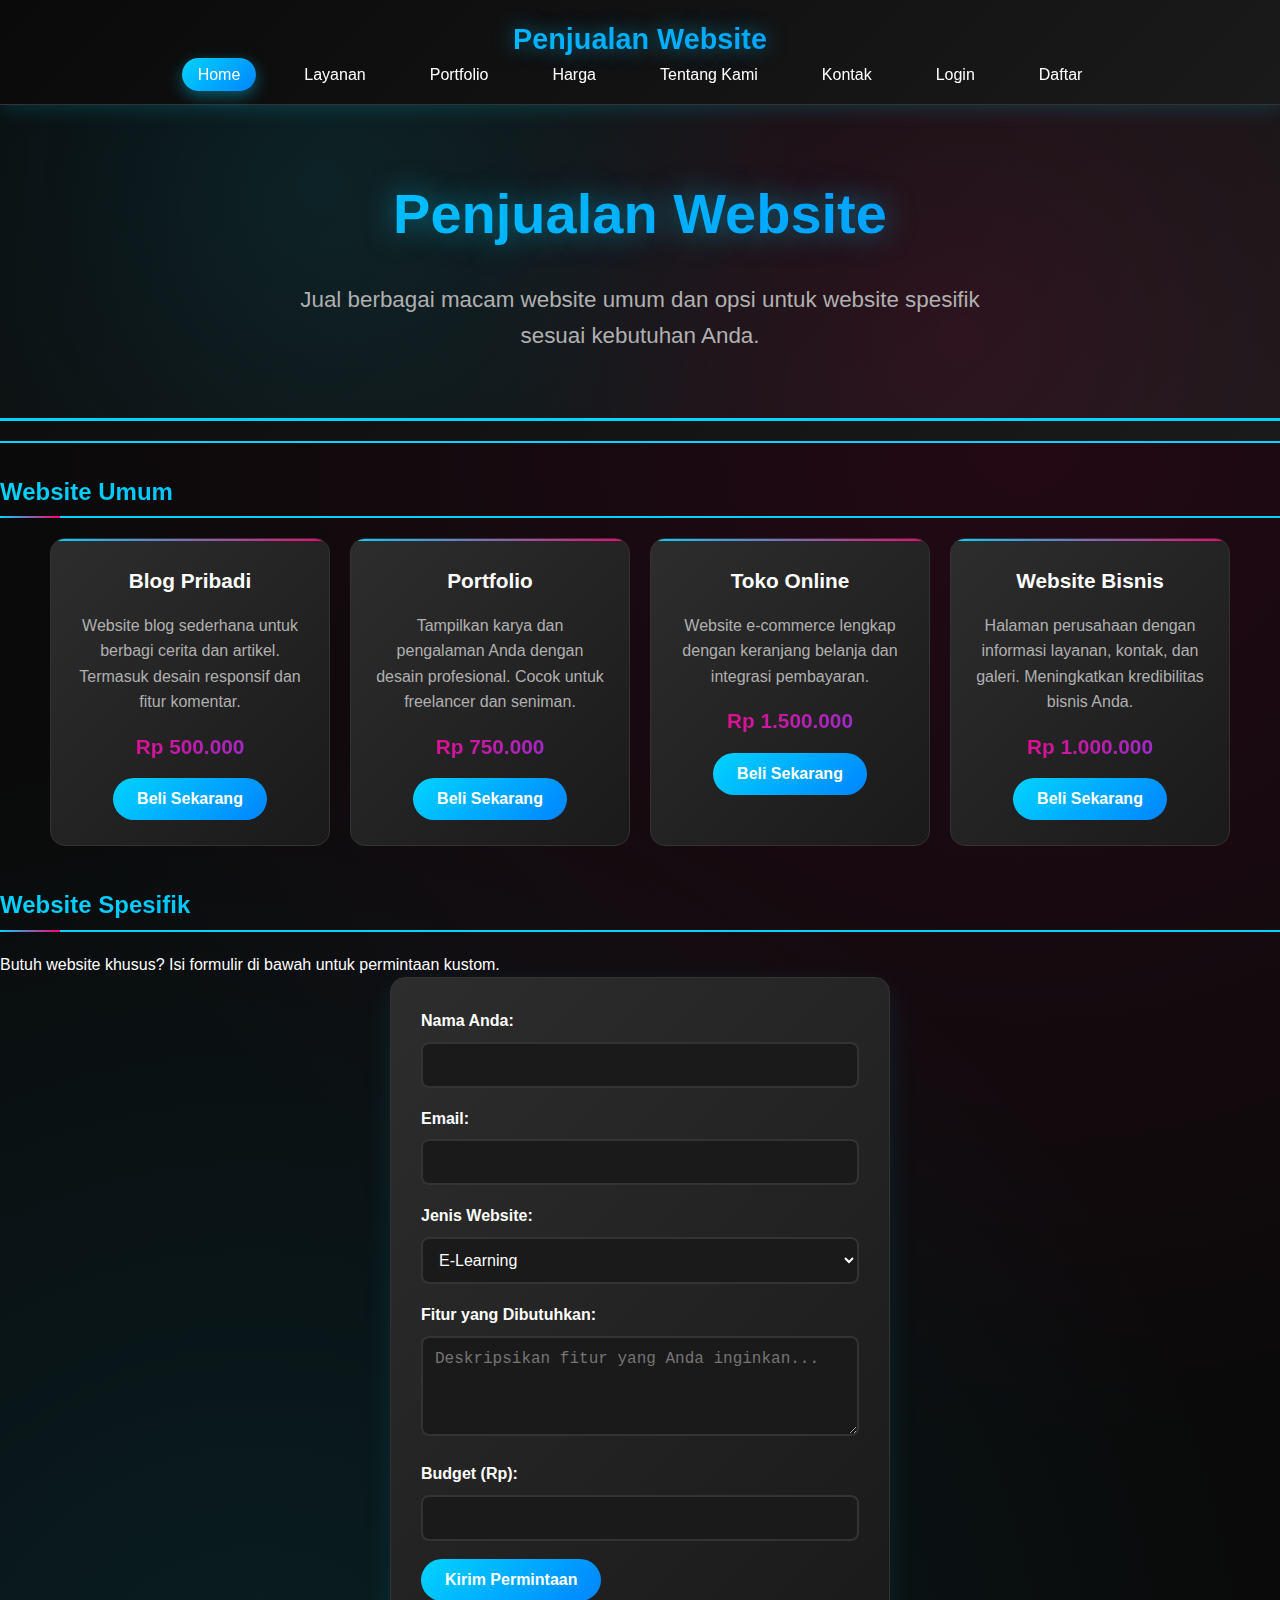
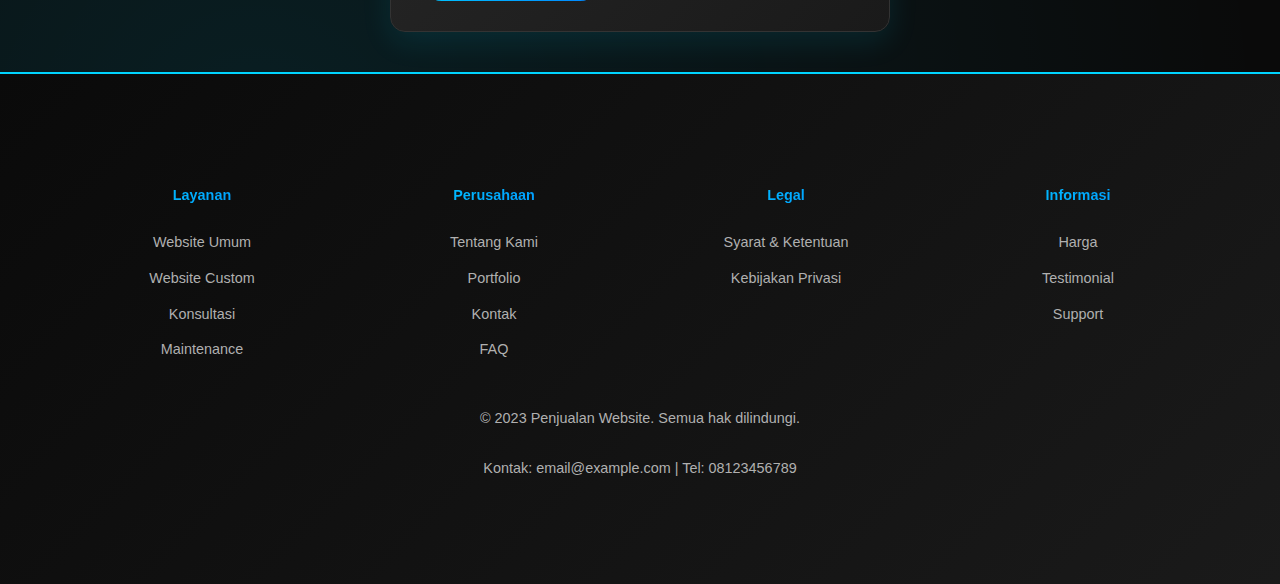
<file: .github/workflows/index.html>
<!DOCTYPE html>
<html lang="id">
<head>
    <meta charset="UTF-8">
    <meta name="viewport" content="width=device-width, initial-scale=1.0">
    <title>Penjualan Website - Web Umum & Spesifik</title>
    <link rel="stylesheet" href="style.css">
</head>
<body>
    <header>
        <nav class="navbar">
            <div class="nav-brand">
                <h1>Penjualan Website</h1>
            </div>
            <ul class="nav-menu">
                <li><a href="index.html" class="active">Home</a></li>
                <li><a href="services.html">Layanan</a></li>
                <li><a href="portfolio.html">Portfolio</a></li>
                <li><a href="pricing.html">Harga</a></li>
                <li><a href="about.html">Tentang Kami</a></li>
                <li><a href="contact.html">Kontak</a></li>
                <li><a href="login.html">Login</a></li>
                <li><a href="signup.html">Daftar</a></li>
            </ul>
        </nav>
        <div class="hero">
            <h1>Penjualan Website</h1>
            <p>Jual berbagai macam website umum dan opsi untuk website spesifik sesuai kebutuhan Anda.</p>
        </div>
    </header>

    <section id="web-umum">
        <h2>Website Umum</h2>
        <div class="container">
            <div class="card">
                <h3>Blog Pribadi</h3>
                <p>Website blog sederhana untuk berbagi cerita dan artikel. Termasuk desain responsif dan fitur komentar.</p>
                <p class="price">Rp 500.000</p>
                <button class="btn" onclick="beli('Blog Pribadi')">Beli Sekarang</button>
            </div>
            <div class="card">
                <h3>Portfolio</h3>
                <p>Tampilkan karya dan pengalaman Anda dengan desain profesional. Cocok untuk freelancer dan seniman.</p>
                <p class="price">Rp 750.000</p>
                <button class="btn" onclick="beli('Portfolio')">Beli Sekarang</button>
            </div>
            <div class="card">
                <h3>Toko Online</h3>
                <p>Website e-commerce lengkap dengan keranjang belanja dan integrasi pembayaran.</p>
                <p class="price">Rp 1.500.000</p>
                <button class="btn" onclick="beli('Toko Online')">Beli Sekarang</button>
            </div>
            <div class="card">
                <h3>Website Bisnis</h3>
                <p>Halaman perusahaan dengan informasi layanan, kontak, dan galeri. Meningkatkan kredibilitas bisnis Anda.</p>
                <p class="price">Rp 1.000.000</p>
                <button class="btn" onclick="beli('Website Bisnis')">Beli Sekarang</button>
            </div>
        </div>
    </section>

    <section id="web-spesifik">
        <h2>Website Spesifik</h2>
        <p>Butuh website khusus? Isi formulir di bawah untuk permintaan kustom.</p>
        <form id="form-spesifik">
            <label for="nama">Nama Anda:</label>
            <input type="text" id="nama" required>

            <label for="email">Email:</label>
            <input type="email" id="email" required>

            <label for="jenis">Jenis Website:</label>
            <select id="jenis">
                <option value="e-learning">E-Learning</option>
                <option value="forum">Forum Komunitas</option>
                <option value="booking">Sistem Booking</option>
                <option value="lainnya">Lainnya</option>
            </select>

            <label for="fitur">Fitur yang Dibutuhkan:</label>
            <textarea id="fitur" placeholder="Deskripsikan fitur yang Anda inginkan..."></textarea>

            <label for="budget">Budget (Rp):</label>
            <input type="number" id="budget" min="0">

            <button type="submit" class="btn">Kirim Permintaan</button>
        </form>
    </section>

    <footer>
        <div class="content">
            <div class="footer-links">
                <div class="footer-section">
                    <h4>Layanan</h4>
                    <ul>
                        <li><a href="index.html">Website Umum</a></li>
                        <li><a href="index.html">Website Custom</a></li>
                        <li><a href="services.html">Konsultasi</a></li>
                        <li><a href="services.html">Maintenance</a></li>
                    </ul>
                </div>
                <div class="footer-section">
                    <h4>Perusahaan</h4>
                    <ul>
                        <li><a href="about.html">Tentang Kami</a></li>
                        <li><a href="portfolio.html">Portfolio</a></li>
                        <li><a href="contact.html">Kontak</a></li>
                        <li><a href="faq.html">FAQ</a></li>
                    </ul>
                </div>
                <div class="footer-section">
                    <h4>Legal</h4>
                    <ul>
                        <li><a href="terms.html">Syarat & Ketentuan</a></li>
                        <li><a href="privacy.html">Kebijakan Privasi</a></li>
                    </ul>
                </div>
                <div class="footer-section">
                    <h4>Informasi</h4>
                    <ul>
                        <li><a href="pricing.html">Harga</a></li>
                        <li><a href="testimonials.html">Testimonial</a></li>
                        <li><a href="contact.html">Support</a></li>
                    </ul>
                </div>
            </div>
            <p>&copy; 2023 Penjualan Website. Semua hak dilindungi.</p>
            <p>Kontak: email@example.com | Tel: 08123456789</p>
        </div>
    </footer>

    <script src="script.js"></script>
</body>
</html>
</file>
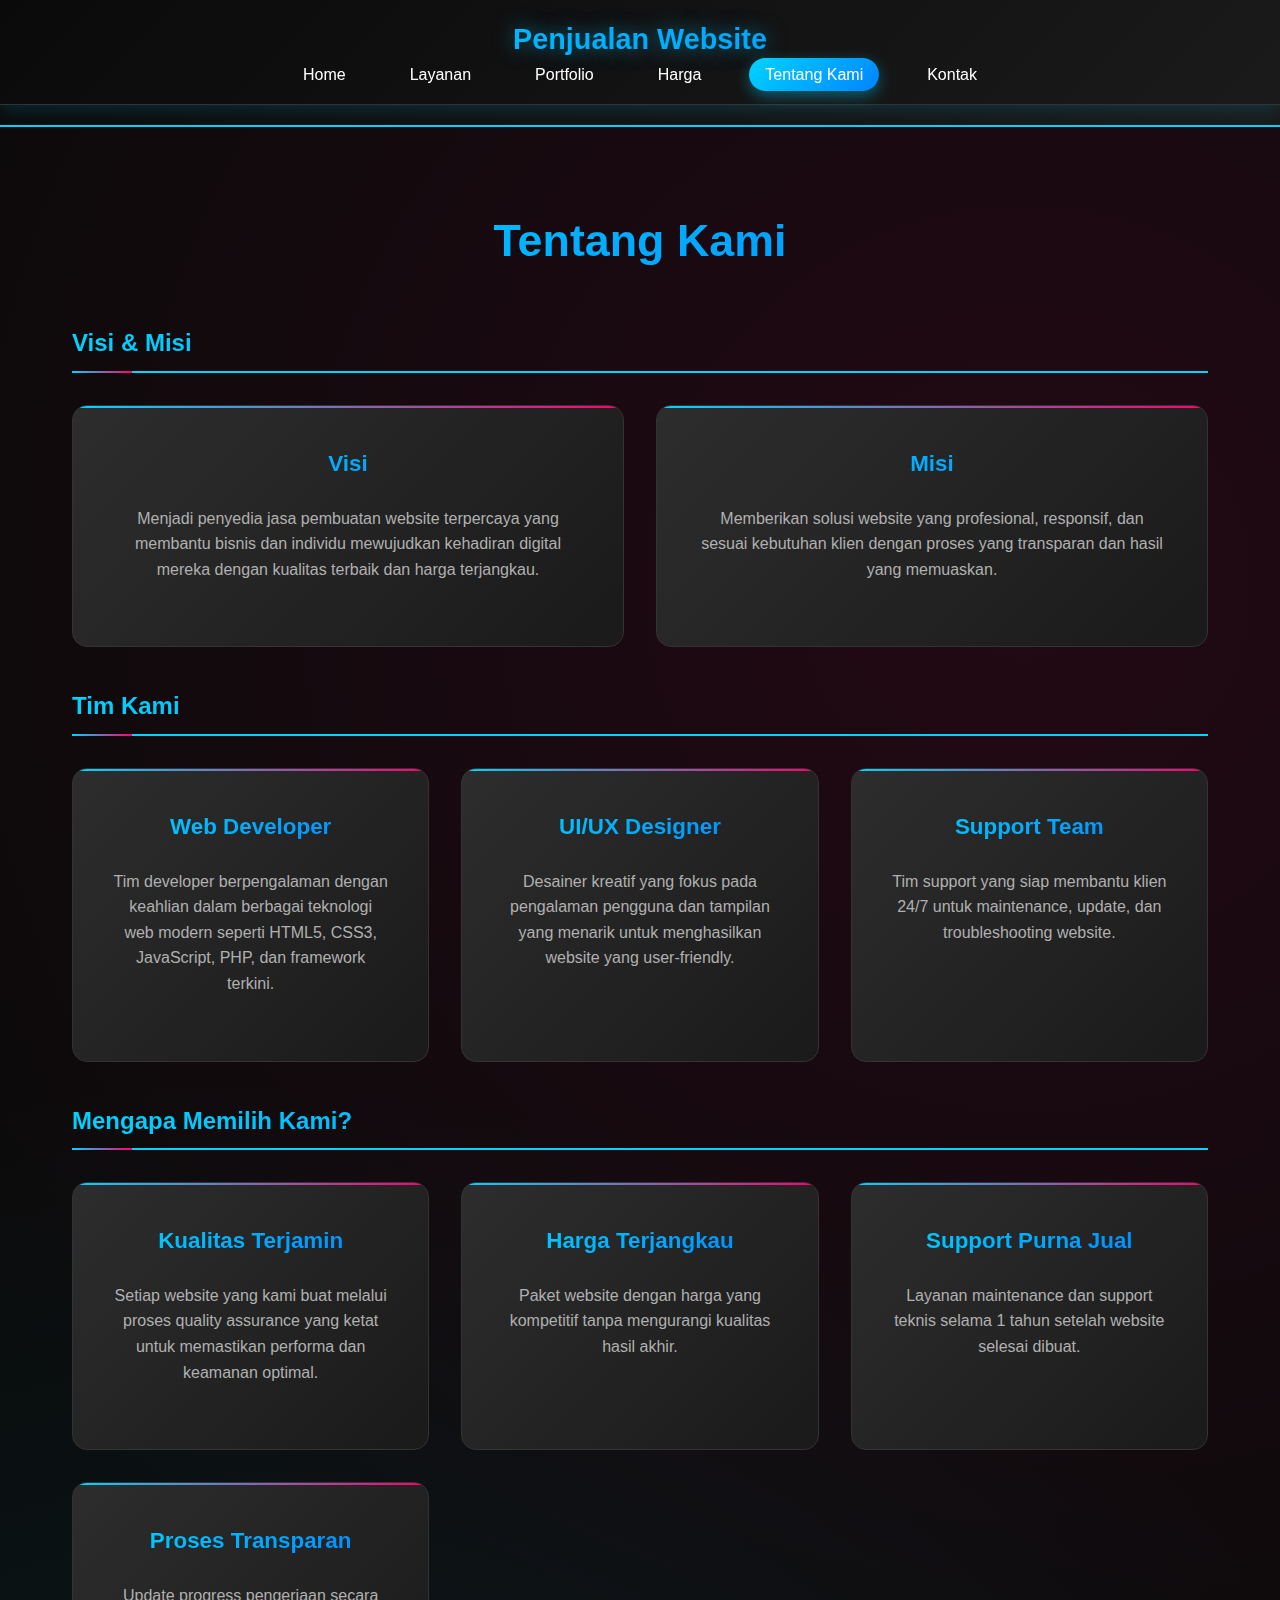
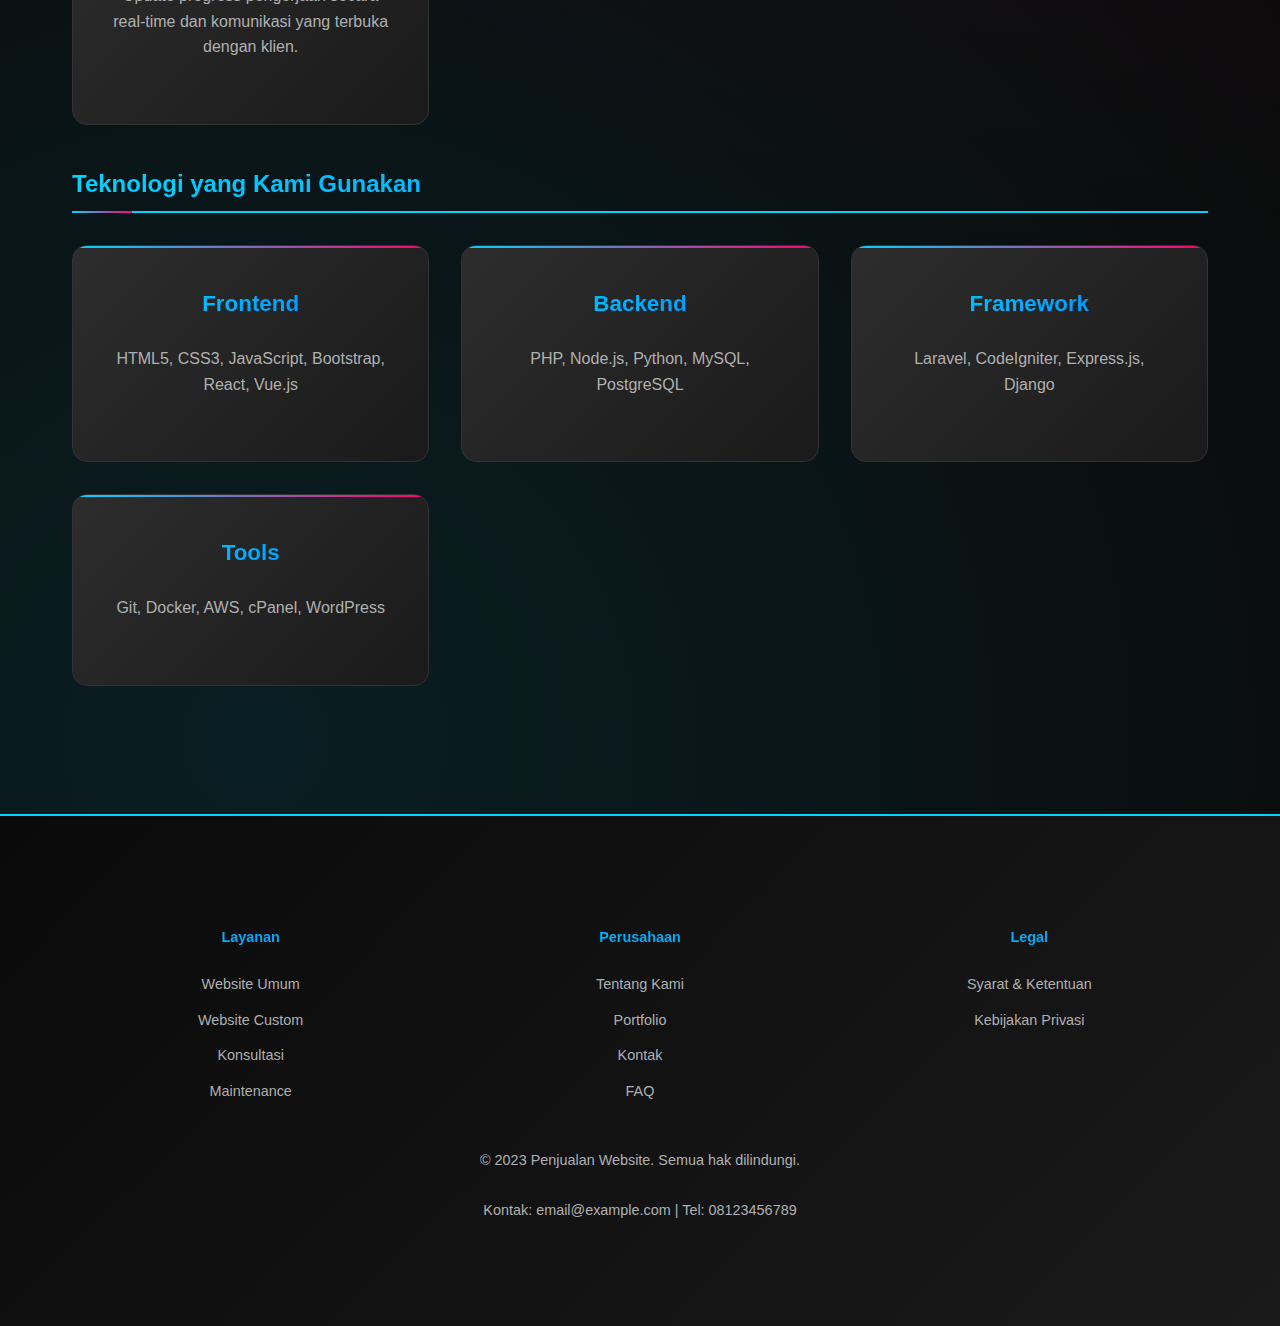
<file: .github/workflows/about.html>
<!DOCTYPE html>
<html lang="id">
<head>
    <meta charset="UTF-8">
    <meta name="viewport" content="width=device-width, initial-scale=1.0">
    <title>Tentang Kami - Penjualan Website</title>
    <link rel="stylesheet" href="style.css">
</head>
<body>
    <header>
        <nav class="navbar">
            <div class="nav-brand">
                <h1>Penjualan Website</h1>
            </div>
            <ul class="nav-menu">
                <li><a href="index.html">Home</a></li>
                <li><a href="services.html">Layanan</a></li>
                <li><a href="portfolio.html">Portfolio</a></li>
                <li><a href="pricing.html">Harga</a></li>
                <li><a href="about.html" class="active">Tentang Kami</a></li>
                <li><a href="contact.html">Kontak</a></li>
            </ul>
        </nav>
    </header>

    <main class="content">
        <h1>Tentang Kami</h1>

        <section>
            <h2>Visi & Misi</h2>
            <div class="features">
                <div class="feature-card">
                    <h3>Visi</h3>
                    <p>Menjadi penyedia jasa pembuatan website terpercaya yang membantu bisnis dan individu mewujudkan kehadiran digital mereka dengan kualitas terbaik dan harga terjangkau.</p>
                </div>
                <div class="feature-card">
                    <h3>Misi</h3>
                    <p>Memberikan solusi website yang profesional, responsif, dan sesuai kebutuhan klien dengan proses yang transparan dan hasil yang memuaskan.</p>
                </div>
            </div>
        </section>

        <section>
            <h2>Tim Kami</h2>
            <div class="features">
                <div class="feature-card">
                    <h3>Web Developer</h3>
                    <p>Tim developer berpengalaman dengan keahlian dalam berbagai teknologi web modern seperti HTML5, CSS3, JavaScript, PHP, dan framework terkini.</p>
                </div>
                <div class="feature-card">
                    <h3>UI/UX Designer</h3>
                    <p>Desainer kreatif yang fokus pada pengalaman pengguna dan tampilan yang menarik untuk menghasilkan website yang user-friendly.</p>
                </div>
                <div class="feature-card">
                    <h3>Support Team</h3>
                    <p>Tim support yang siap membantu klien 24/7 untuk maintenance, update, dan troubleshooting website.</p>
                </div>
            </div>
        </section>

        <section>
            <h2>Mengapa Memilih Kami?</h2>
            <div class="features">
                <div class="feature-card">
                    <h3>Kualitas Terjamin</h3>
                    <p>Setiap website yang kami buat melalui proses quality assurance yang ketat untuk memastikan performa dan keamanan optimal.</p>
                </div>
                <div class="feature-card">
                    <h3>Harga Terjangkau</h3>
                    <p>Paket website dengan harga yang kompetitif tanpa mengurangi kualitas hasil akhir.</p>
                </div>
                <div class="feature-card">
                    <h3>Support Purna Jual</h3>
                    <p>Layanan maintenance dan support teknis selama 1 tahun setelah website selesai dibuat.</p>
                </div>
                <div class="feature-card">
                    <h3>Proses Transparan</h3>
                    <p>Update progress pengerjaan secara real-time dan komunikasi yang terbuka dengan klien.</p>
                </div>
            </div>
        </section>

        <section>
            <h2>Teknologi yang Kami Gunakan</h2>
            <div class="features">
                <div class="feature-card">
                    <h3>Frontend</h3>
                    <p>HTML5, CSS3, JavaScript, Bootstrap, React, Vue.js</p>
                </div>
                <div class="feature-card">
                    <h3>Backend</h3>
                    <p>PHP, Node.js, Python, MySQL, PostgreSQL</p>
                </div>
                <div class="feature-card">
                    <h3>Framework</h3>
                    <p>Laravel, CodeIgniter, Express.js, Django</p>
                </div>
                <div class="feature-card">
                    <h3>Tools</h3>
                    <p>Git, Docker, AWS, cPanel, WordPress</p>
                </div>
            </div>
        </section>
    </main>

    <footer>
        <div class="content">
            <div class="footer-links">
                <div class="footer-section">
                    <h4>Layanan</h4>
                    <ul>
                        <li><a href="index.html">Website Umum</a></li>
                        <li><a href="index.html">Website Custom</a></li>
                        <li><a href="services.html">Konsultasi</a></li>
                        <li><a href="services.html">Maintenance</a></li>
                    </ul>
                </div>
                <div class="footer-section">
                    <h4>Perusahaan</h4>
                    <ul>
                        <li><a href="about.html">Tentang Kami</a></li>
                        <li><a href="portfolio.html">Portfolio</a></li>
                        <li><a href="contact.html">Kontak</a></li>
                        <li><a href="faq.html">FAQ</a></li>
                    </ul>
                </div>
                <div class="footer-section">
                    <h4>Legal</h4>
                    <ul>
                        <li><a href="terms.html">Syarat & Ketentuan</a></li>
                        <li><a href="privacy.html">Kebijakan Privasi</a></li>
                    </ul>
                </div>
            </div>
            <p>&copy; 2023 Penjualan Website. Semua hak dilindungi.</p>
            <p>Kontak: email@example.com | Tel: 08123456789</p>
        </div>
    </footer>

    <script src="script.js"></script>
</body>
</html>
</file>
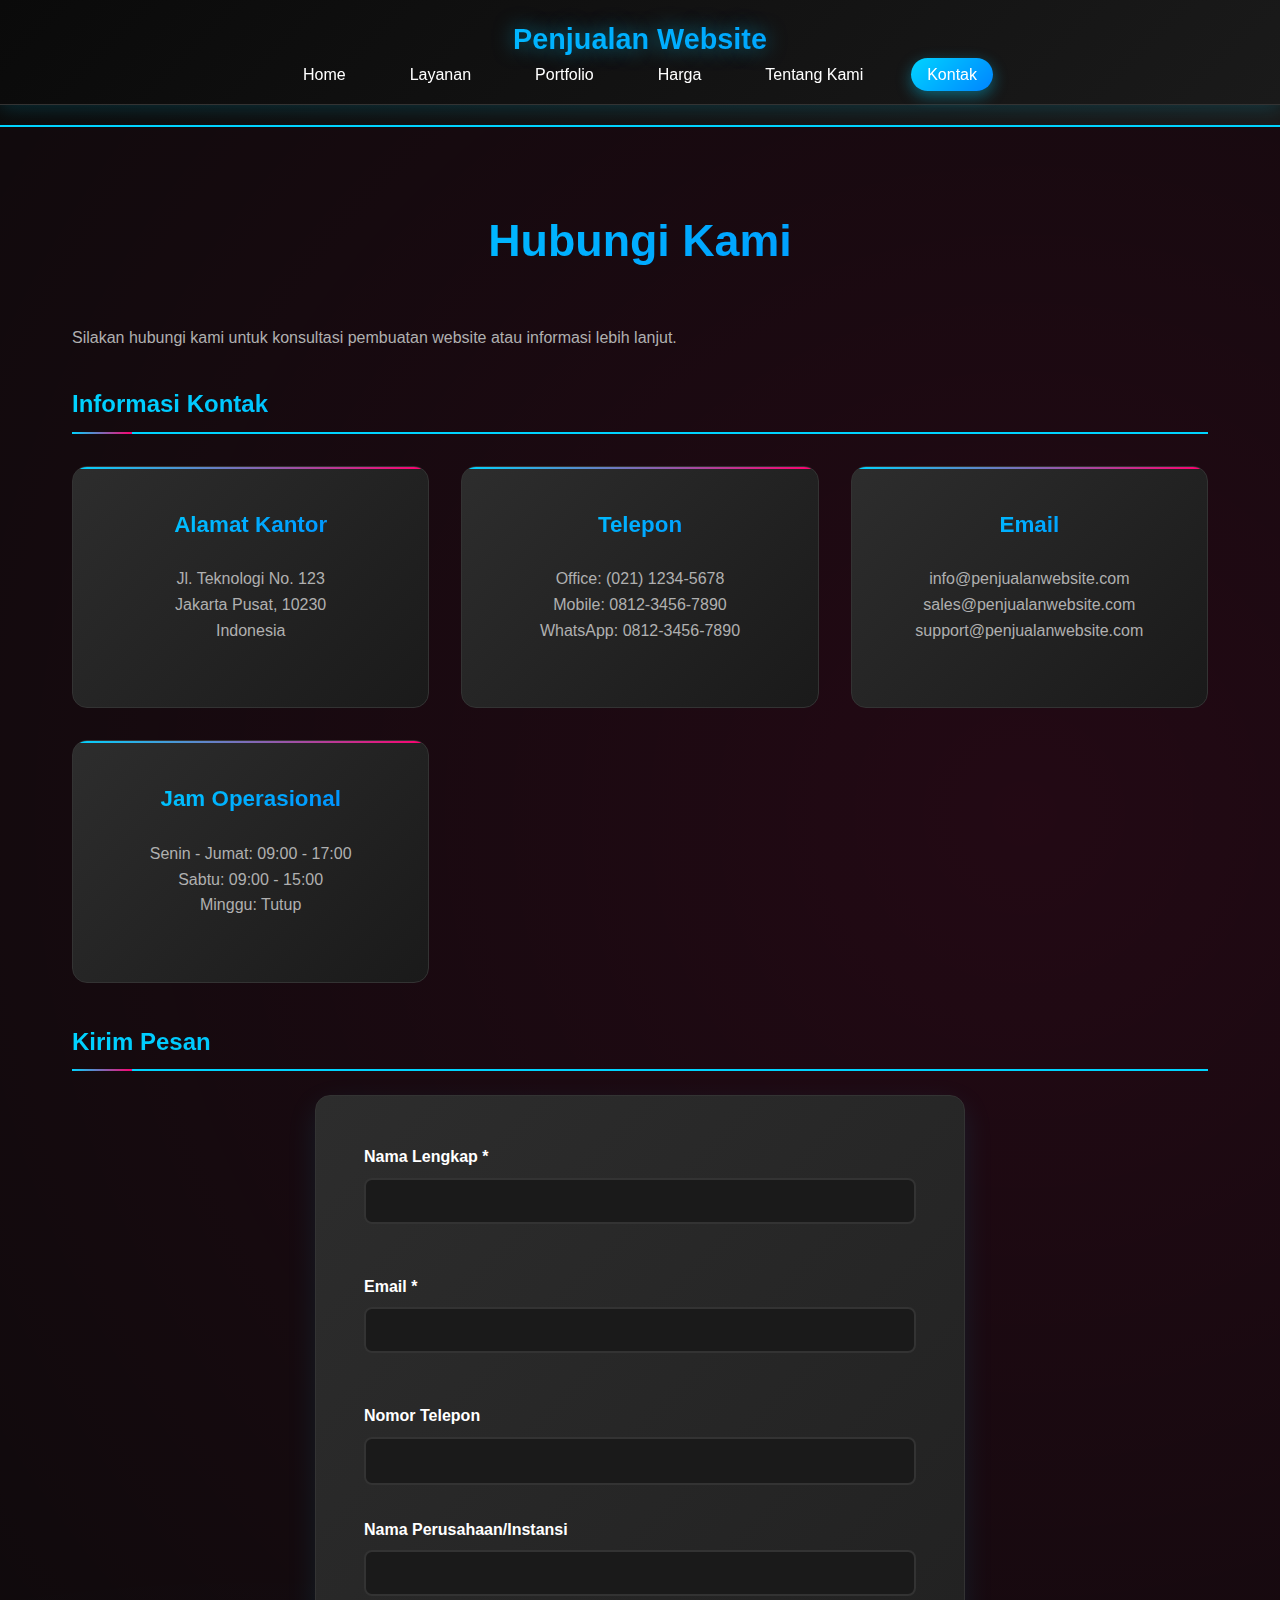
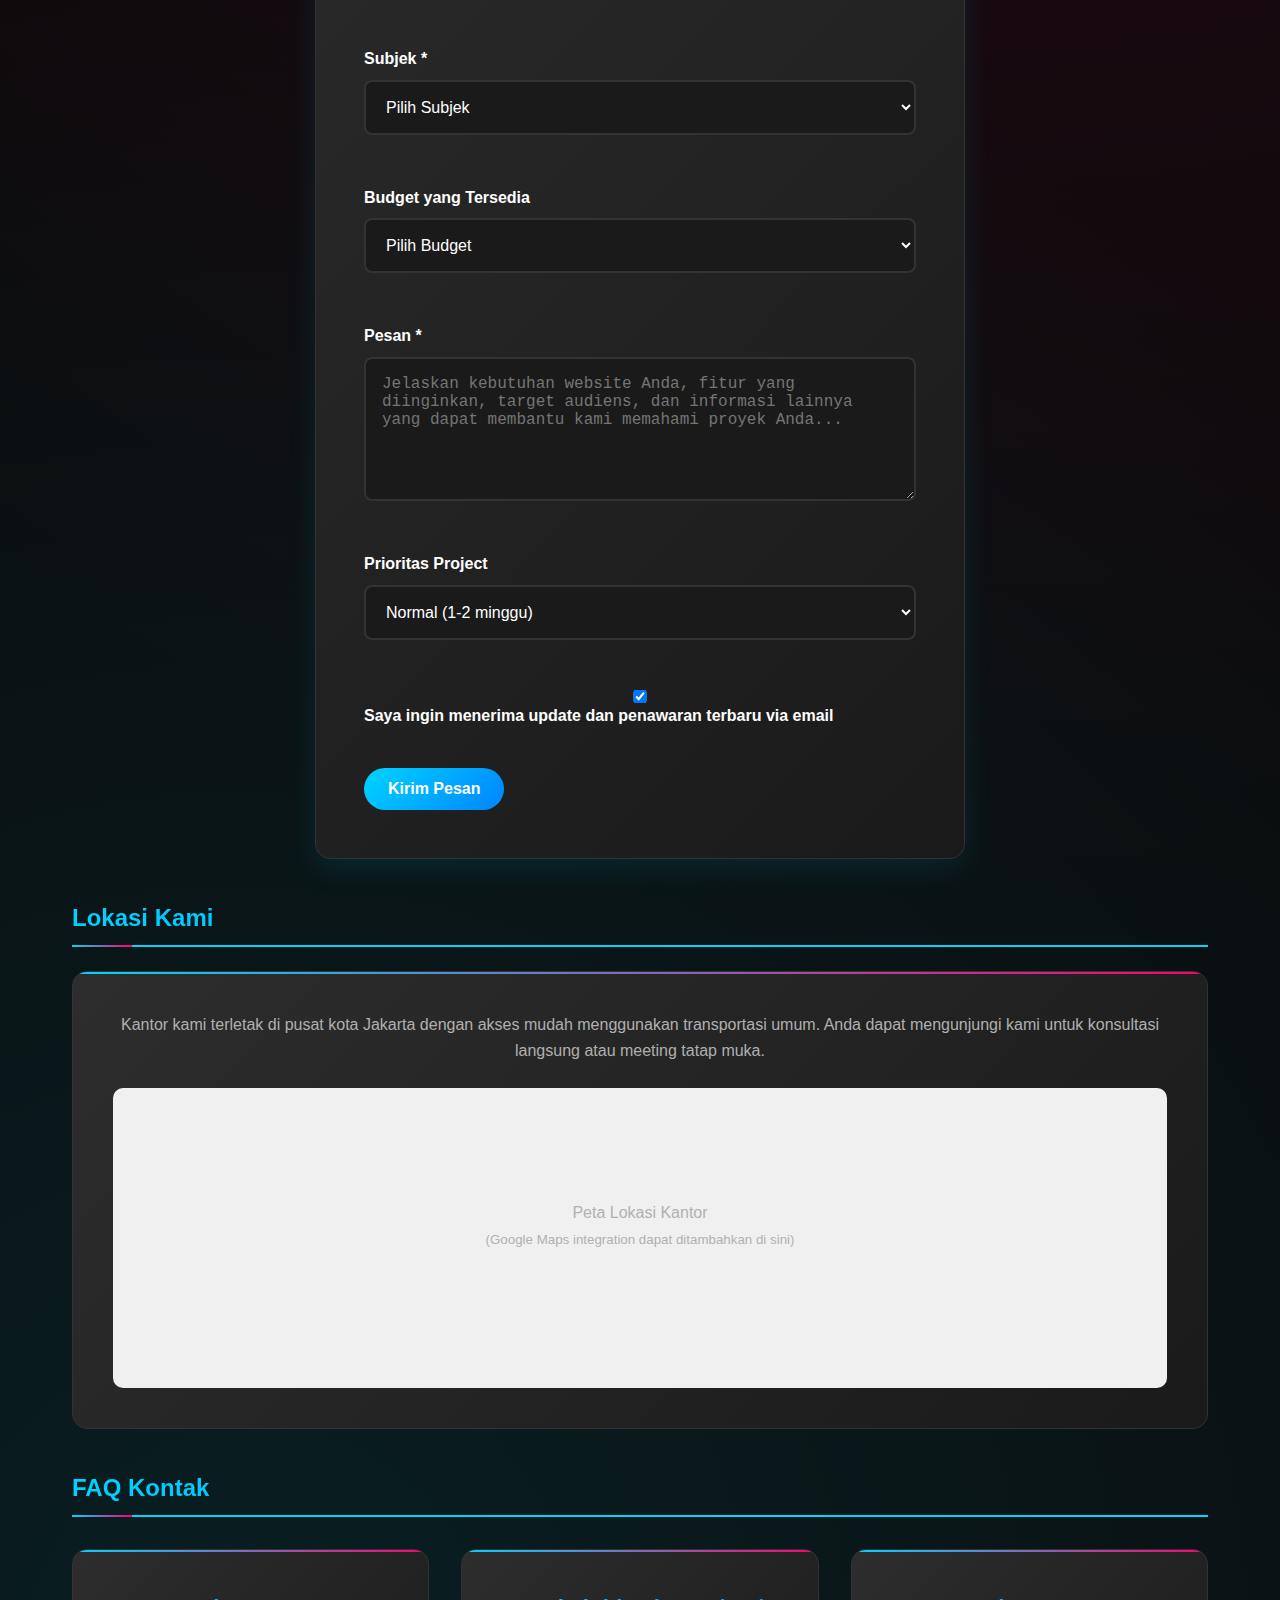
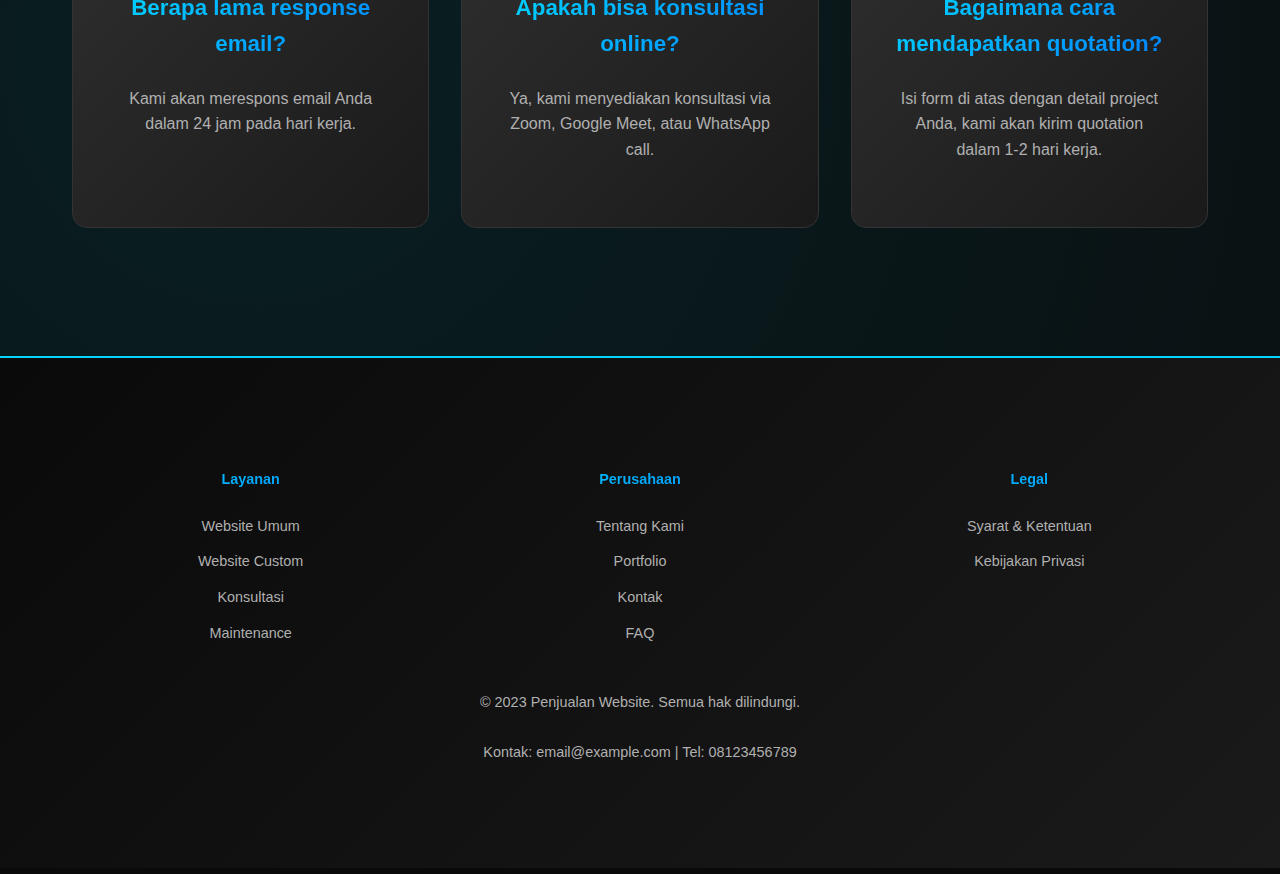
<file: .github/workflows/contact.html>
<!DOCTYPE html>
<html lang="id">
<head>
    <meta charset="UTF-8">
    <meta name="viewport" content="width=device-width, initial-scale=1.0">
    <title>Kontak - Penjualan Website</title>
    <link rel="stylesheet" href="style.css">
</head>
<body>
    <header>
        <nav class="navbar">
            <div class="nav-brand">
                <h1>Penjualan Website</h1>
            </div>
            <ul class="nav-menu">
                <li><a href="index.html">Home</a></li>
                <li><a href="services.html">Layanan</a></li>
                <li><a href="portfolio.html">Portfolio</a></li>
                <li><a href="pricing.html">Harga</a></li>
                <li><a href="about.html">Tentang Kami</a></li>
                <li><a href="contact.html" class="active">Kontak</a></li>
            </ul>
        </nav>
    </header>

    <main class="content">
        <h1>Hubungi Kami</h1>
        <p>Silakan hubungi kami untuk konsultasi pembuatan website atau informasi lebih lanjut.</p>

        <section>
            <h2>Informasi Kontak</h2>
            <div class="features">
                <div class="feature-card">
                    <h3>Alamat Kantor</h3>
                    <p>Jl. Teknologi No. 123<br>
                    Jakarta Pusat, 10230<br>
                    Indonesia</p>
                </div>
                <div class="feature-card">
                    <h3>Telepon</h3>
                    <p>Office: (021) 1234-5678<br>
                    Mobile: 0812-3456-7890<br>
                    WhatsApp: 0812-3456-7890</p>
                </div>
                <div class="feature-card">
                    <h3>Email</h3>
                    <p>info@penjualanwebsite.com<br>
                    sales@penjualanwebsite.com<br>
                    support@penjualanwebsite.com</p>
                </div>
                <div class="feature-card">
                    <h3>Jam Operasional</h3>
                    <p>Senin - Jumat: 09:00 - 17:00<br>
                    Sabtu: 09:00 - 15:00<br>
                    Minggu: Tutup</p>
                </div>
            </div>
        </section>

        <section>
            <h2>Kirim Pesan</h2>
            <form class="contact-form" id="contact-form">
                <div class="form-group">
                    <label for="contact-name">Nama Lengkap *</label>
                    <input type="text" id="contact-name" required>
                </div>

                <div class="form-group">
                    <label for="contact-email">Email *</label>
                    <input type="email" id="contact-email" required>
                </div>

                <div class="form-group">
                    <label for="contact-phone">Nomor Telepon</label>
                    <input type="tel" id="contact-phone">
                </div>

                <div class="form-group">
                    <label for="contact-company">Nama Perusahaan/Instansi</label>
                    <input type="text" id="contact-company">
                </div>

                <div class="form-group">
                    <label for="contact-subject">Subjek *</label>
                    <select id="contact-subject" required>
                        <option value="">Pilih Subjek</option>
                        <option value="konsultasi">Konsultasi Website</option>
                        <option value="penawaran">Permintaan Penawaran</option>
                        <option value="support">Support Teknis</option>
                        <option value="kerjasama">Kerjasama Bisnis</option>
                        <option value="komplain">Komplain</option>
                        <option value="lainnya">Lainnya</option>
                    </select>
                </div>

                <div class="form-group">
                    <label for="contact-budget">Budget yang Tersedia</label>
                    <select id="contact-budget">
                        <option value="">Pilih Budget</option>
                        <option value="500k-1m">Rp 500.000 - Rp 1.000.000</option>
                        <option value="1m-3m">Rp 1.000.000 - Rp 3.000.000</option>
                        <option value="3m-5m">Rp 3.000.000 - Rp 5.000.000</option>
                        <option value="5m-10m">Rp 5.000.000 - Rp 10.000.000</option>
                        <option value=">10m">> Rp 10.000.000</option>
                    </select>
                </div>

                <div class="form-group">
                    <label for="contact-message">Pesan *</label>
                    <textarea id="contact-message" rows="6" placeholder="Jelaskan kebutuhan website Anda, fitur yang diinginkan, target audiens, dan informasi lainnya yang dapat membantu kami memahami proyek Anda..." required></textarea>
                </div>

                <div class="form-group">
                    <label for="contact-priority">Prioritas Project</label>
                    <select id="contact-priority">
                        <option value="normal">Normal (1-2 minggu)</option>
                        <option value="urgent">Urgent (3-7 hari)</option>
                        <option value="asap">ASAP (1-3 hari)</option>
                    </select>
                </div>

                <div class="form-group">
                    <input type="checkbox" id="contact-newsletter" checked>
                    <label for="contact-newsletter">Saya ingin menerima update dan penawaran terbaru via email</label>
                </div>

                <button type="submit" class="btn">Kirim Pesan</button>
            </form>
        </section>

        <section>
            <h2>Lokasi Kami</h2>
            <div class="feature-card">
                <p>Kantor kami terletak di pusat kota Jakarta dengan akses mudah menggunakan transportasi umum. Anda dapat mengunjungi kami untuk konsultasi langsung atau meeting tatap muka.</p>
                <div style="width: 100%; height: 300px; background: #f0f0f0; border-radius: 10px; display: flex; align-items: center; justify-content: center; color: #666;">
                    <p>Peta Lokasi Kantor<br><small>(Google Maps integration dapat ditambahkan di sini)</small></p>
                </div>
            </div>
        </section>

        <section>
            <h2>FAQ Kontak</h2>
            <div class="features">
                <div class="feature-card">
                    <h3>Berapa lama response email?</h3>
                    <p>Kami akan merespons email Anda dalam 24 jam pada hari kerja.</p>
                </div>
                <div class="feature-card">
                    <h3>Apakah bisa konsultasi online?</h3>
                    <p>Ya, kami menyediakan konsultasi via Zoom, Google Meet, atau WhatsApp call.</p>
                </div>
                <div class="feature-card">
                    <h3>Bagaimana cara mendapatkan quotation?</h3>
                    <p>Isi form di atas dengan detail project Anda, kami akan kirim quotation dalam 1-2 hari kerja.</p>
                </div>
            </div>
        </section>
    </main>

    <footer>
        <div class="content">
            <div class="footer-links">
                <div class="footer-section">
                    <h4>Layanan</h4>
                    <ul>
                        <li><a href="index.html">Website Umum</a></li>
                        <li><a href="index.html">Website Custom</a></li>
                        <li><a href="services.html">Konsultasi</a></li>
                        <li><a href="services.html">Maintenance</a></li>
                    </ul>
                </div>
                <div class="footer-section">
                    <h4>Perusahaan</h4>
                    <ul>
                        <li><a href="about.html">Tentang Kami</a></li>
                        <li><a href="portfolio.html">Portfolio</a></li>
                        <li><a href="contact.html">Kontak</a></li>
                        <li><a href="faq.html">FAQ</a></li>
                    </ul>
                </div>
                <div class="footer-section">
                    <h4>Legal</h4>
                    <ul>
                        <li><a href="terms.html">Syarat & Ketentuan</a></li>
                        <li><a href="privacy.html">Kebijakan Privasi</a></li>
                    </ul>
                </div>
            </div>
            <p>&copy; 2023 Penjualan Website. Semua hak dilindungi.</p>
            <p>Kontak: email@example.com | Tel: 08123456789</p>
        </div>
    </footer>

    <script src="script.js"></script>
    <script>
        // Handle contact form submission
        document.getElementById('contact-form').addEventListener('submit', function(event) {
            event.preventDefault();

            const name = document.getElementById('contact-name').value;
            const email = document.getElementById('contact-email').value;
            const subject = document.getElementById('contact-subject').value;
            const message = document.getElementById('contact-message').value;

            // Simulate form submission
            alert(`Terima kasih ${name}!\n\nPesan Anda telah dikirim dengan detail:\n- Email: ${email}\n- Subjek: ${subject}\n- Pesan: ${message}\n\nKami akan menghubungi Anda dalam 24 jam.`);

            // Reset form
            this.reset();
        });
    </script>
</body>
</html>
</file>
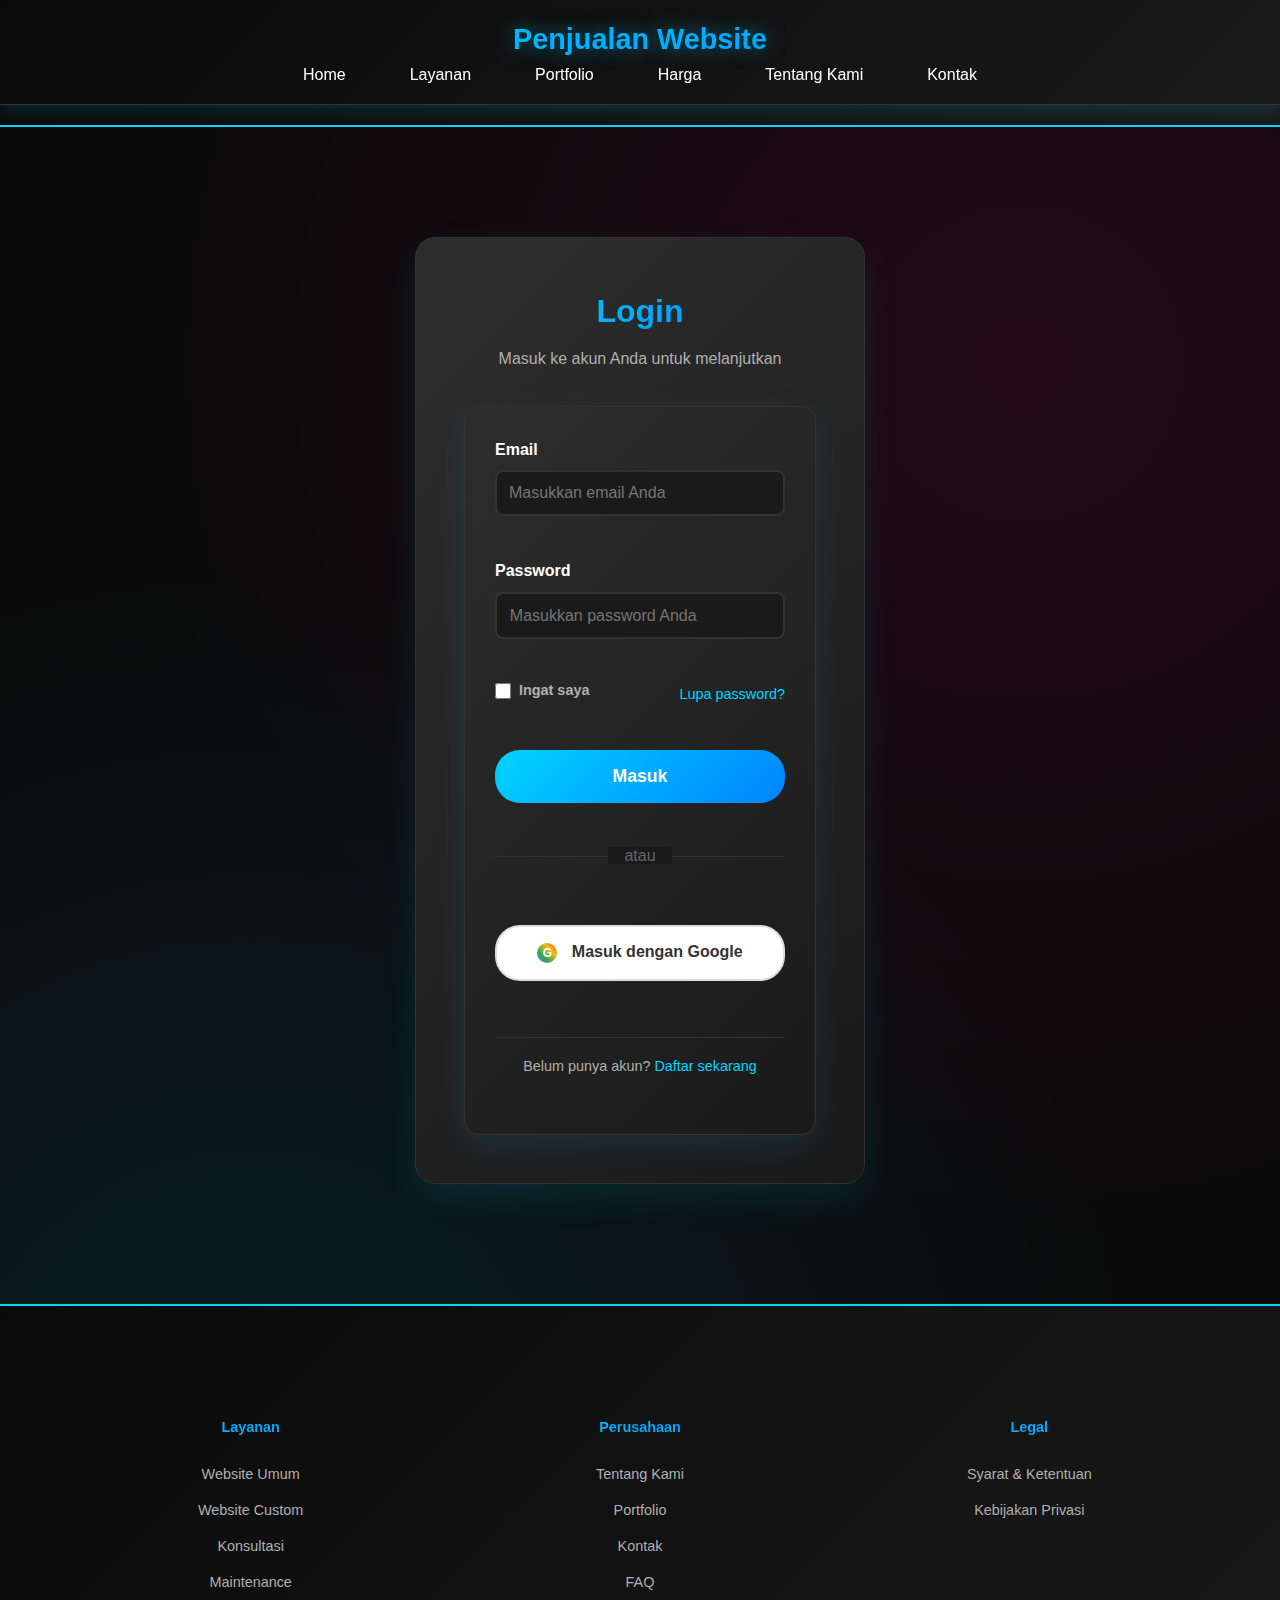
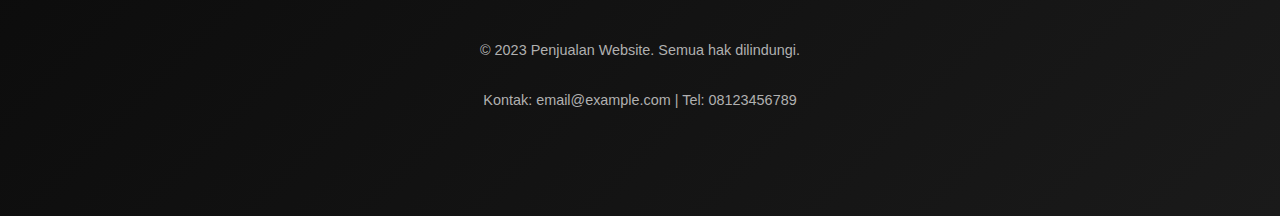
<file: .github/workflows/login.html>
<!DOCTYPE html>
<html lang="id">
<head>
    <meta charset="UTF-8">
    <meta name="viewport" content="width=device-width, initial-scale=1.0">
    <title>Login - Penjualan Website</title>
    <link rel="stylesheet" href="style.css">
</head>
<body>
    <header>
        <nav class="navbar">
            <div class="nav-brand">
                <h1>Penjualan Website</h1>
            </div>
            <ul class="nav-menu">
                <li><a href="index.html">Home</a></li>
                <li><a href="services.html">Layanan</a></li>
                <li><a href="portfolio.html">Portfolio</a></li>
                <li><a href="pricing.html">Harga</a></li>
                <li><a href="about.html">Tentang Kami</a></li>
                <li><a href="contact.html">Kontak</a></li>
            </ul>
        </nav>
    </header>

    <main class="content">
        <div class="auth-container">
            <div class="auth-card">
                <div class="auth-header">
                    <h1>Login</h1>
                    <p>Masuk ke akun Anda untuk melanjutkan</p>
                </div>

                <form id="login-form" class="auth-form">
                    <div class="form-group">
                        <label for="login-email">Email</label>
                        <input type="email" id="login-email" name="email" required placeholder="Masukkan email Anda">
                    </div>

                    <div class="form-group">
                        <label for="login-password">Password</label>
                        <input type="password" id="login-password" name="password" required placeholder="Masukkan password Anda">
                    </div>

                    <div class="form-options">
                        <label class="checkbox-label">
                            <input type="checkbox" name="remember"> Ingat saya
                        </label>
                        <a href="#" class="forgot-password">Lupa password?</a>
                    </div>

                    <button type="submit" class="btn btn-primary">Masuk</button>

                    <div class="auth-divider">
                        <span>atau</span>
                    </div>

                    <button type="button" class="btn btn-google">
                        <span class="google-icon">G</span>
                        Masuk dengan Google
                    </button>

                    <div class="auth-footer">
                        <p>Belum punya akun? <a href="signup.html">Daftar sekarang</a></p>
                    </div>
                </form>
            </div>
        </div>
    </main>

    <footer>
        <div class="content">
            <div class="footer-links">
                <div class="footer-section">
                    <h4>Layanan</h4>
                    <ul>
                        <li><a href="index.html">Website Umum</a></li>
                        <li><a href="index.html">Website Custom</a></li>
                        <li><a href="services.html">Konsultasi</a></li>
                        <li><a href="services.html">Maintenance</a></li>
                    </ul>
                </div>
                <div class="footer-section">
                    <h4>Perusahaan</h4>
                    <ul>
                        <li><a href="about.html">Tentang Kami</a></li>
                        <li><a href="portfolio.html">Portfolio</a></li>
                        <li><a href="contact.html">Kontak</a></li>
                        <li><a href="faq.html">FAQ</a></li>
                    </ul>
                </div>
                <div class="footer-section">
                    <h4>Legal</h4>
                    <ul>
                        <li><a href="terms.html">Syarat & Ketentuan</a></li>
                        <li><a href="privacy.html">Kebijakan Privasi</a></li>
                    </ul>
                </div>
            </div>
            <p>&copy; 2023 Penjualan Website. Semua hak dilindungi.</p>
            <p>Kontak: email@example.com | Tel: 08123456789</p>
        </div>
    </footer>

    <script src="script.js"></script>
    <script>
        // Login form handler
        document.getElementById('login-form').addEventListener('submit', function(event) {
            event.preventDefault();

            const email = document.getElementById('login-email').value;
            const password = document.getElementById('login-password').value;

            // Basic validation
            if (!email || !password) {
                alert('Mohon lengkapi semua field');
                return;
            }

            if (!isValidEmail(email)) {
                alert('Format email tidak valid');
                return;
            }

            // Simulate login process
            alert(`Login berhasil!\nEmail: ${email}\n\nFitur login akan diintegrasikan dengan backend.`);

            // Reset form
            this.reset();
        });

        function isValidEmail(email) {
            const emailRegex = /^[^\s@]+@[^\s@]+\.[^\s@]+$/;
            return emailRegex.test(email);
        }
    </script>
</body>
</html>
</file>
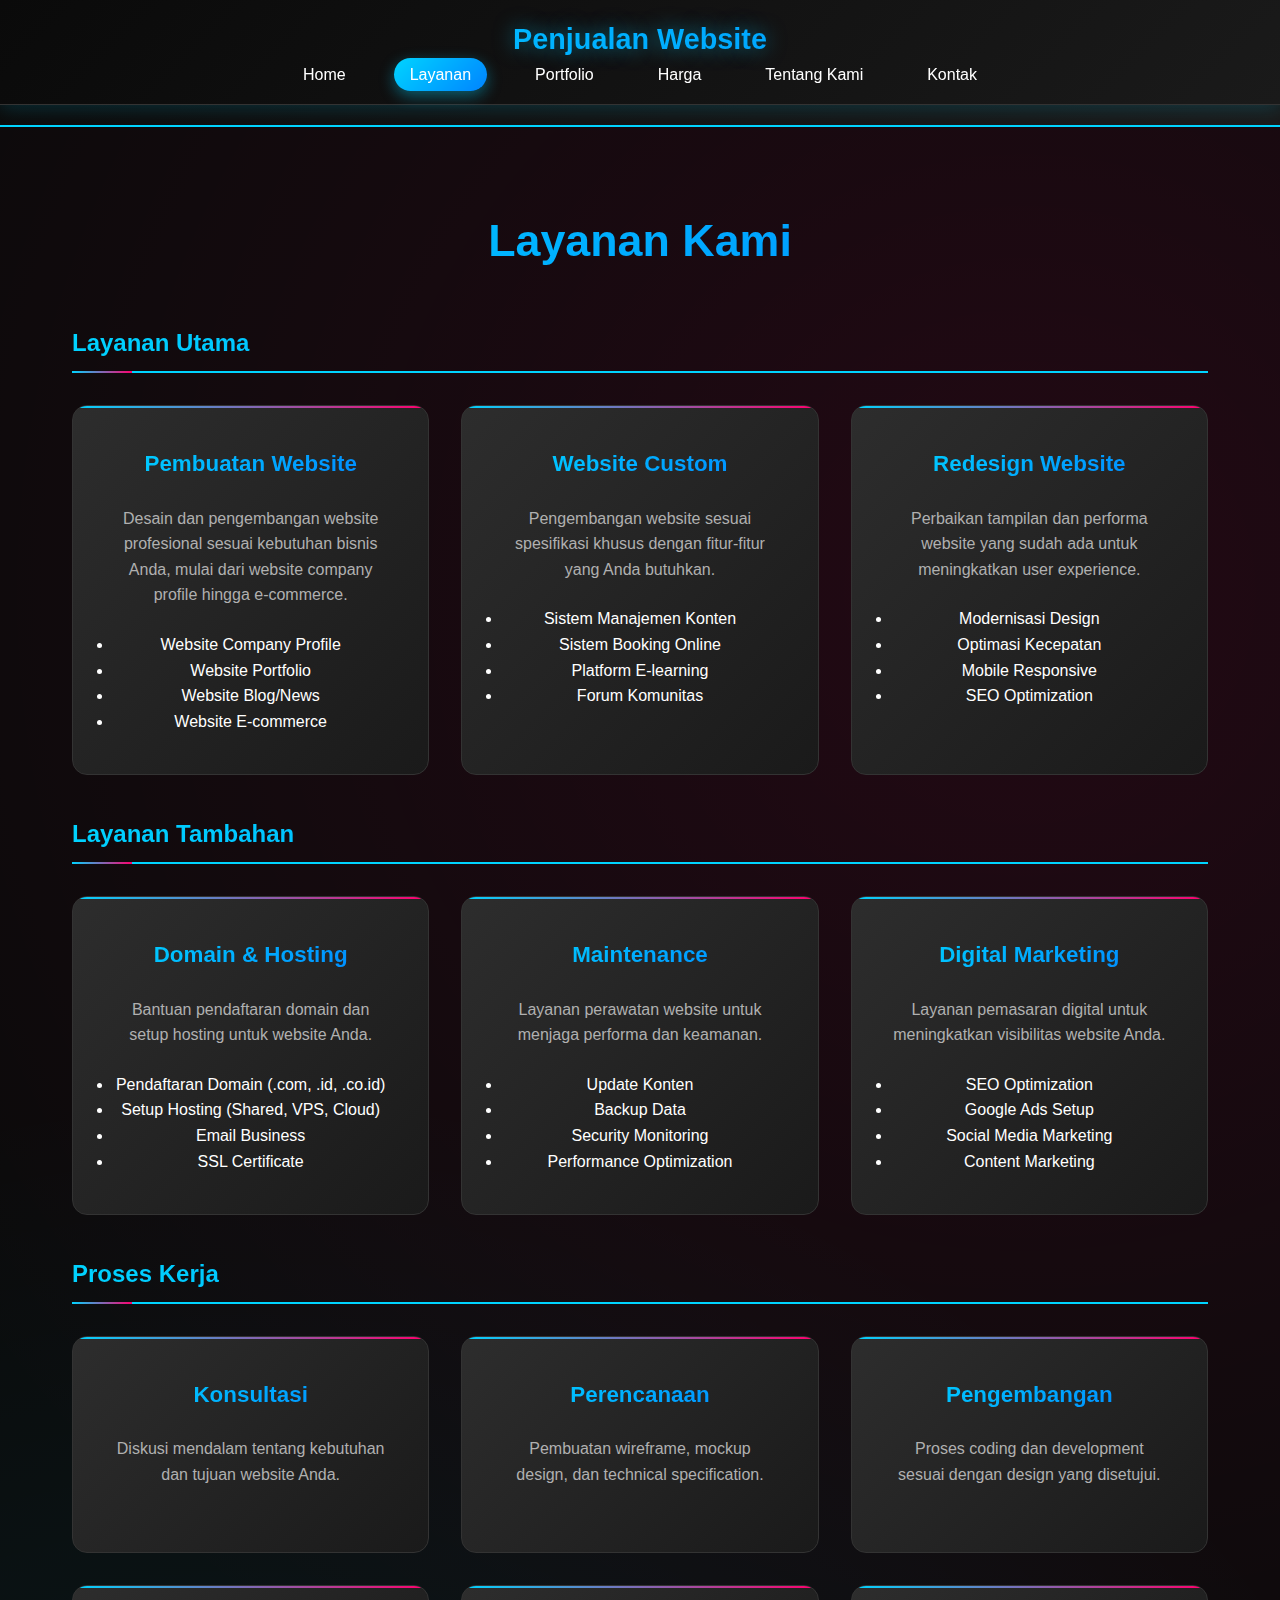
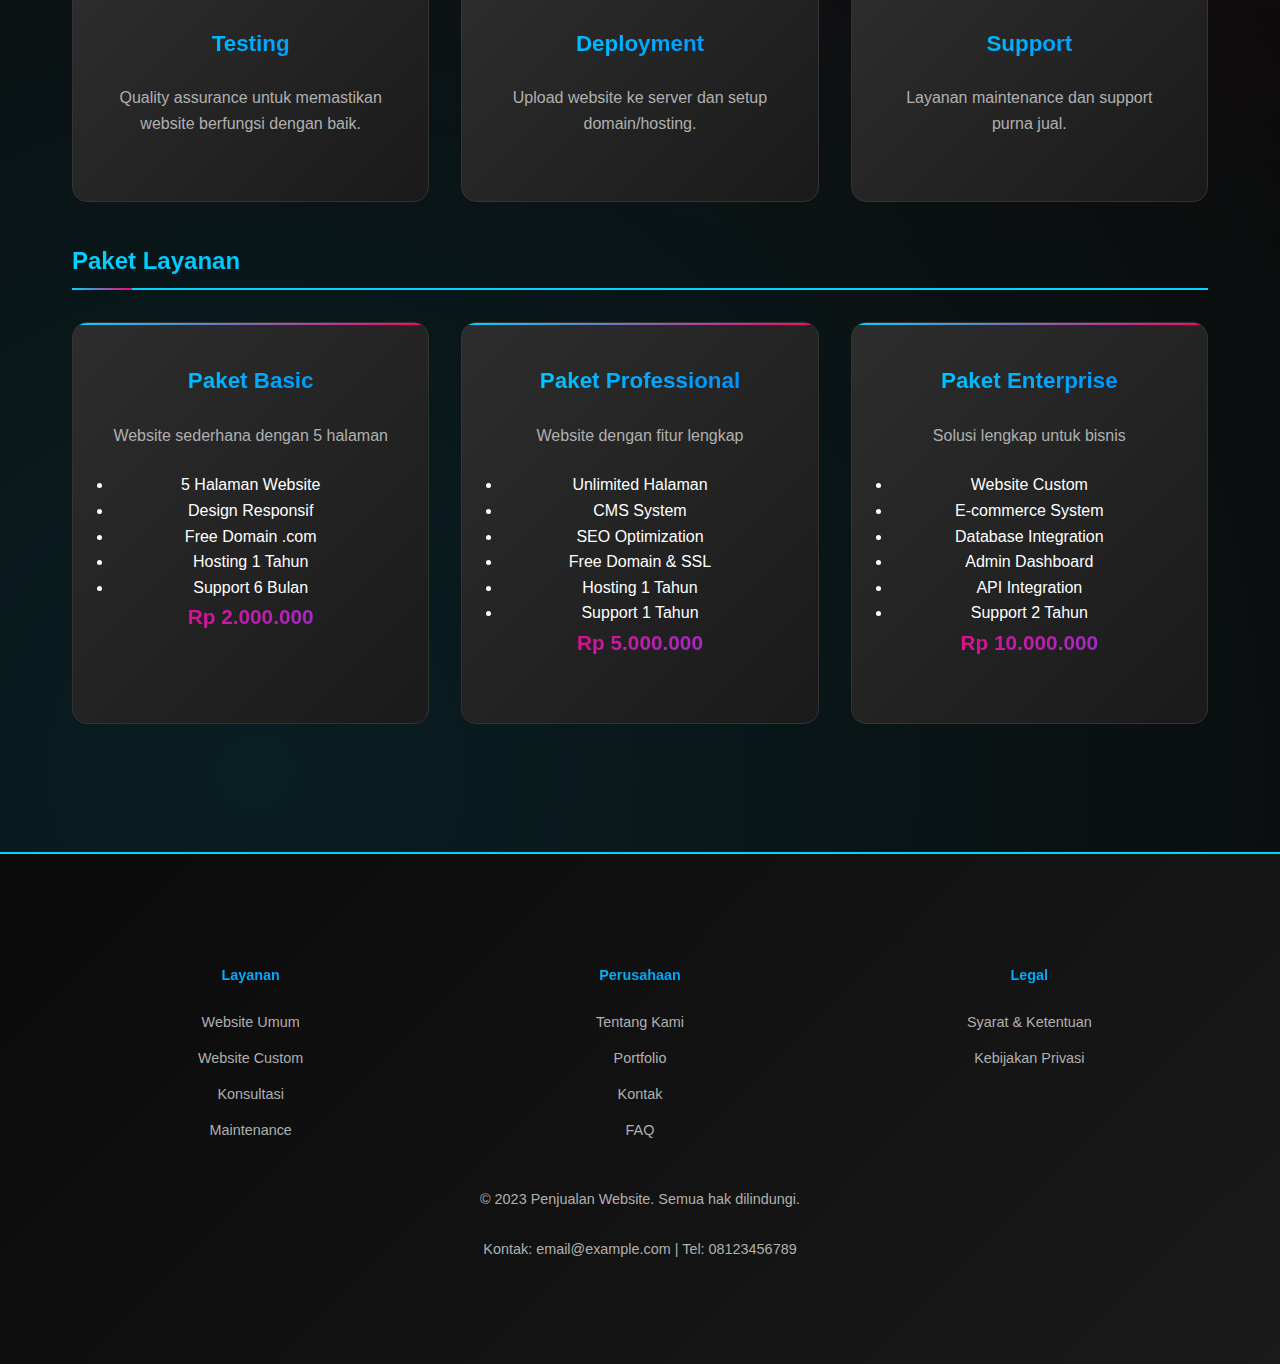
<file: .github/workflows/services.html>
<!DOCTYPE html>
<html lang="id">
<head>
    <meta charset="UTF-8">
    <meta name="viewport" content="width=device-width, initial-scale=1.0">
    <title>Layanan - Penjualan Website</title>
    <link rel="stylesheet" href="style.css">
</head>
<body>
    <header>
        <nav class="navbar">
            <div class="nav-brand">
                <h1>Penjualan Website</h1>
            </div>
            <ul class="nav-menu">
                <li><a href="index.html">Home</a></li>
                <li><a href="services.html" class="active">Layanan</a></li>
                <li><a href="portfolio.html">Portfolio</a></li>
                <li><a href="pricing.html">Harga</a></li>
                <li><a href="about.html">Tentang Kami</a></li>
                <li><a href="contact.html">Kontak</a></li>
            </ul>
        </nav>
    </header>

    <main class="content">
        <h1>Layanan Kami</h1>

        <section>
            <h2>Layanan Utama</h2>
            <div class="features">
                <div class="feature-card">
                    <h3>Pembuatan Website</h3>
                    <p>Desain dan pengembangan website profesional sesuai kebutuhan bisnis Anda, mulai dari website company profile hingga e-commerce.</p>
                    <ul>
                        <li>Website Company Profile</li>
                        <li>Website Portfolio</li>
                        <li>Website Blog/News</li>
                        <li>Website E-commerce</li>
                    </ul>
                </div>
                <div class="feature-card">
                    <h3>Website Custom</h3>
                    <p>Pengembangan website sesuai spesifikasi khusus dengan fitur-fitur yang Anda butuhkan.</p>
                    <ul>
                        <li>Sistem Manajemen Konten</li>
                        <li>Sistem Booking Online</li>
                        <li>Platform E-learning</li>
                        <li>Forum Komunitas</li>
                    </ul>
                </div>
                <div class="feature-card">
                    <h3>Redesign Website</h3>
                    <p>Perbaikan tampilan dan performa website yang sudah ada untuk meningkatkan user experience.</p>
                    <ul>
                        <li>Modernisasi Design</li>
                        <li>Optimasi Kecepatan</li>
                        <li>Mobile Responsive</li>
                        <li>SEO Optimization</li>
                    </ul>
                </div>
            </div>
        </section>

        <section>
            <h2>Layanan Tambahan</h2>
            <div class="features">
                <div class="feature-card">
                    <h3>Domain & Hosting</h3>
                    <p>Bantuan pendaftaran domain dan setup hosting untuk website Anda.</p>
                    <ul>
                        <li>Pendaftaran Domain (.com, .id, .co.id)</li>
                        <li>Setup Hosting (Shared, VPS, Cloud)</li>
                        <li>Email Business</li>
                        <li>SSL Certificate</li>
                    </ul>
                </div>
                <div class="feature-card">
                    <h3>Maintenance</h3>
                    <p>Layanan perawatan website untuk menjaga performa dan keamanan.</p>
                    <ul>
                        <li>Update Konten</li>
                        <li>Backup Data</li>
                        <li>Security Monitoring</li>
                        <li>Performance Optimization</li>
                    </ul>
                </div>
                <div class="feature-card">
                    <h3>Digital Marketing</h3>
                    <p>Layanan pemasaran digital untuk meningkatkan visibilitas website Anda.</p>
                    <ul>
                        <li>SEO Optimization</li>
                        <li>Google Ads Setup</li>
                        <li>Social Media Marketing</li>
                        <li>Content Marketing</li>
                    </ul>
                </div>
            </div>
        </section>

        <section>
            <h2>Proses Kerja</h2>
            <div class="features">
                <div class="feature-card">
                    <h3>Konsultasi</h3>
                    <p>Diskusi mendalam tentang kebutuhan dan tujuan website Anda.</p>
                </div>
                <div class="feature-card">
                    <h3>Perencanaan</h3>
                    <p>Pembuatan wireframe, mockup design, dan technical specification.</p>
                </div>
                <div class="feature-card">
                    <h3>Pengembangan</h3>
                    <p>Proses coding dan development sesuai dengan design yang disetujui.</p>
                </div>
                <div class="feature-card">
                    <h3>Testing</h3>
                    <p>Quality assurance untuk memastikan website berfungsi dengan baik.</p>
                </div>
                <div class="feature-card">
                    <h3>Deployment</h3>
                    <p>Upload website ke server dan setup domain/hosting.</p>
                </div>
                <div class="feature-card">
                    <h3>Support</h3>
                    <p>Layanan maintenance dan support purna jual.</p>
                </div>
            </div>
        </section>

        <section>
            <h2>Paket Layanan</h2>
            <div class="features">
                <div class="feature-card">
                    <h3>Paket Basic</h3>
                    <p>Website sederhana dengan 5 halaman</p>
                    <ul>
                        <li>5 Halaman Website</li>
                        <li>Design Responsif</li>
                        <li>Free Domain .com</li>
                        <li>Hosting 1 Tahun</li>
                        <li>Support 6 Bulan</li>
                    </ul>
                    <p class="price">Rp 2.000.000</p>
                </div>
                <div class="feature-card">
                    <h3>Paket Professional</h3>
                    <p>Website dengan fitur lengkap</p>
                    <ul>
                        <li>Unlimited Halaman</li>
                        <li>CMS System</li>
                        <li>SEO Optimization</li>
                        <li>Free Domain & SSL</li>
                        <li>Hosting 1 Tahun</li>
                        <li>Support 1 Tahun</li>
                    </ul>
                    <p class="price">Rp 5.000.000</p>
                </div>
                <div class="feature-card">
                    <h3>Paket Enterprise</h3>
                    <p>Solusi lengkap untuk bisnis</p>
                    <ul>
                        <li>Website Custom</li>
                        <li>E-commerce System</li>
                        <li>Database Integration</li>
                        <li>Admin Dashboard</li>
                        <li>API Integration</li>
                        <li>Support 2 Tahun</li>
                    </ul>
                    <p class="price">Rp 10.000.000</p>
                </div>
            </div>
        </section>
    </main>

    <footer>
        <div class="content">
            <div class="footer-links">
                <div class="footer-section">
                    <h4>Layanan</h4>
                    <ul>
                        <li><a href="index.html">Website Umum</a></li>
                        <li><a href="index.html">Website Custom</a></li>
                        <li><a href="services.html">Konsultasi</a></li>
                        <li><a href="services.html">Maintenance</a></li>
                    </ul>
                </div>
                <div class="footer-section">
                    <h4>Perusahaan</h4>
                    <ul>
                        <li><a href="about.html">Tentang Kami</a></li>
                        <li><a href="portfolio.html">Portfolio</a></li>
                        <li><a href="contact.html">Kontak</a></li>
                        <li><a href="faq.html">FAQ</a></li>
                    </ul>
                </div>
                <div class="footer-section">
                    <h4>Legal</h4>
                    <ul>
                        <li><a href="terms.html">Syarat & Ketentuan</a></li>
                        <li><a href="privacy.html">Kebijakan Privasi</a></li>
                    </ul>
                </div>
            </div>
            <p>&copy; 2023 Penjualan Website. Semua hak dilindungi.</p>
            <p>Kontak: email@example.com | Tel: 08123456789</p>
        </div>
    </footer>

    <script src="script.js"></script>
</body>
</html>
</file>
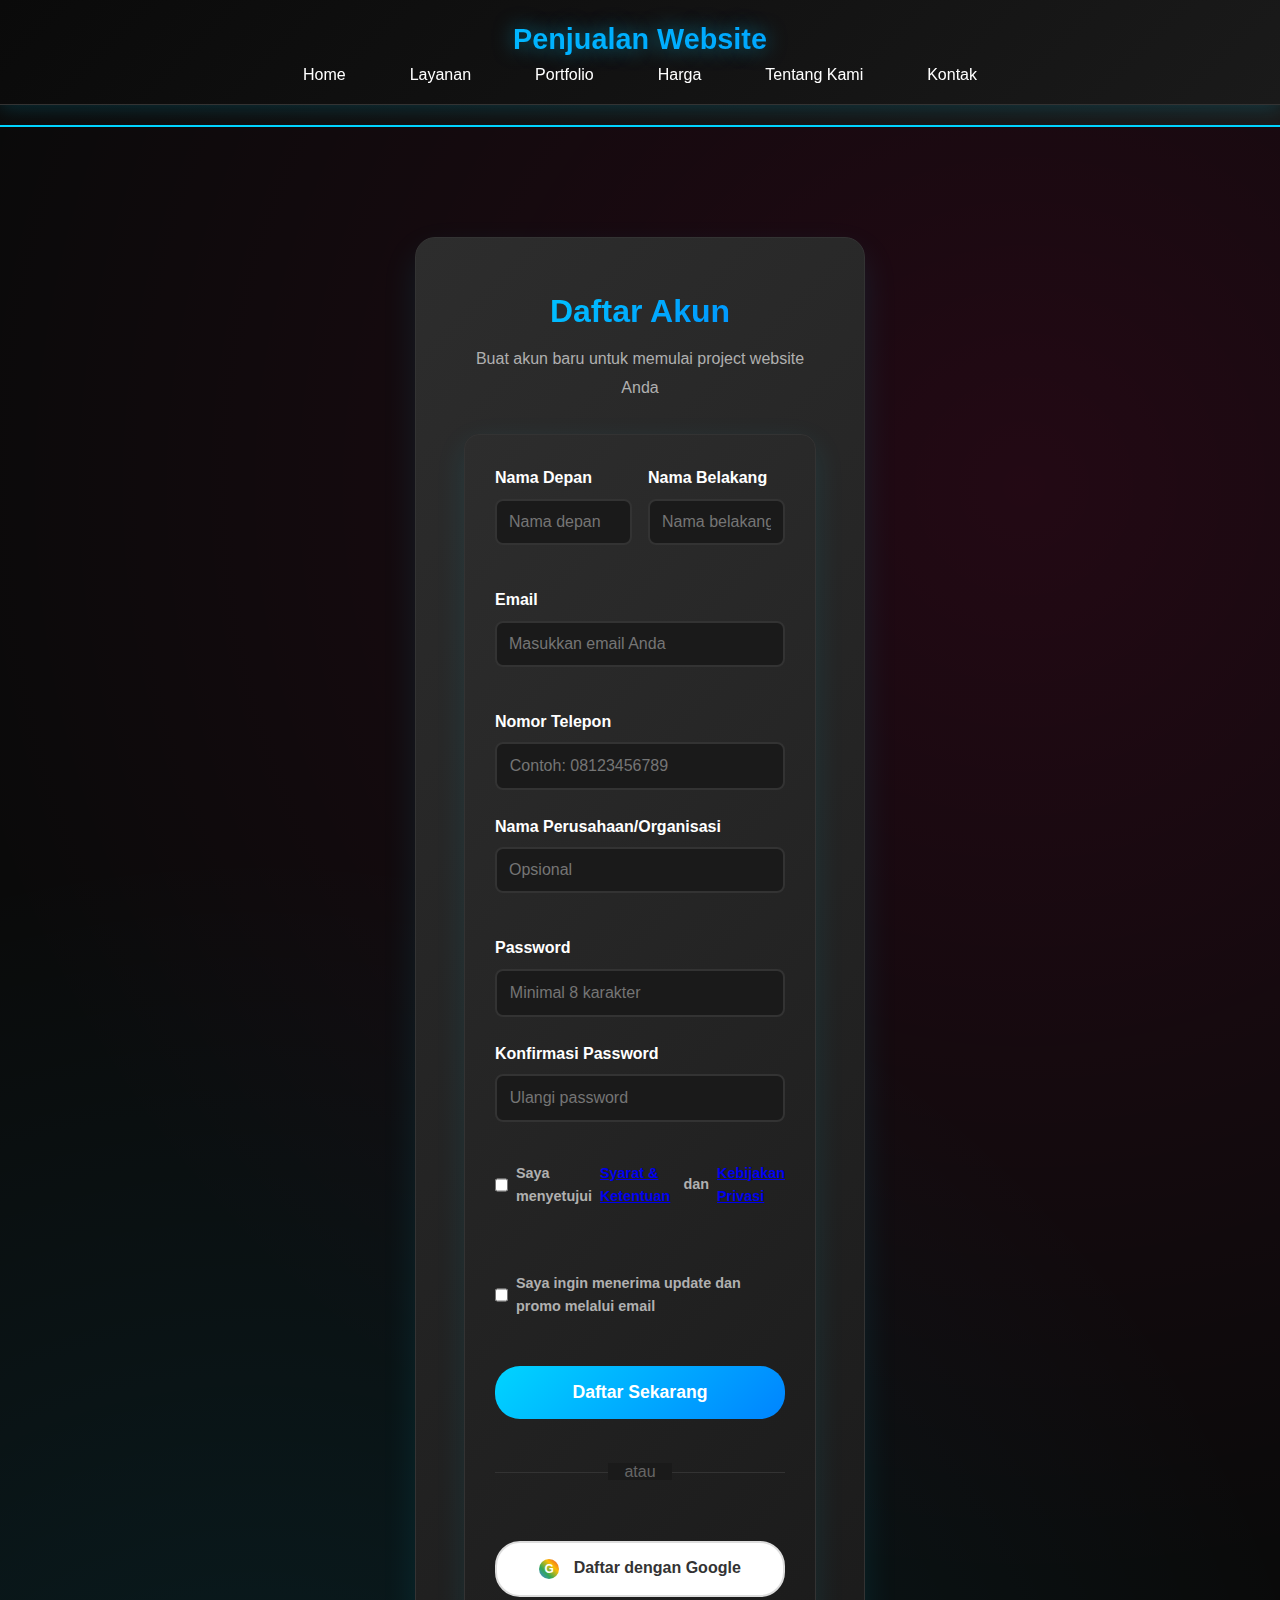
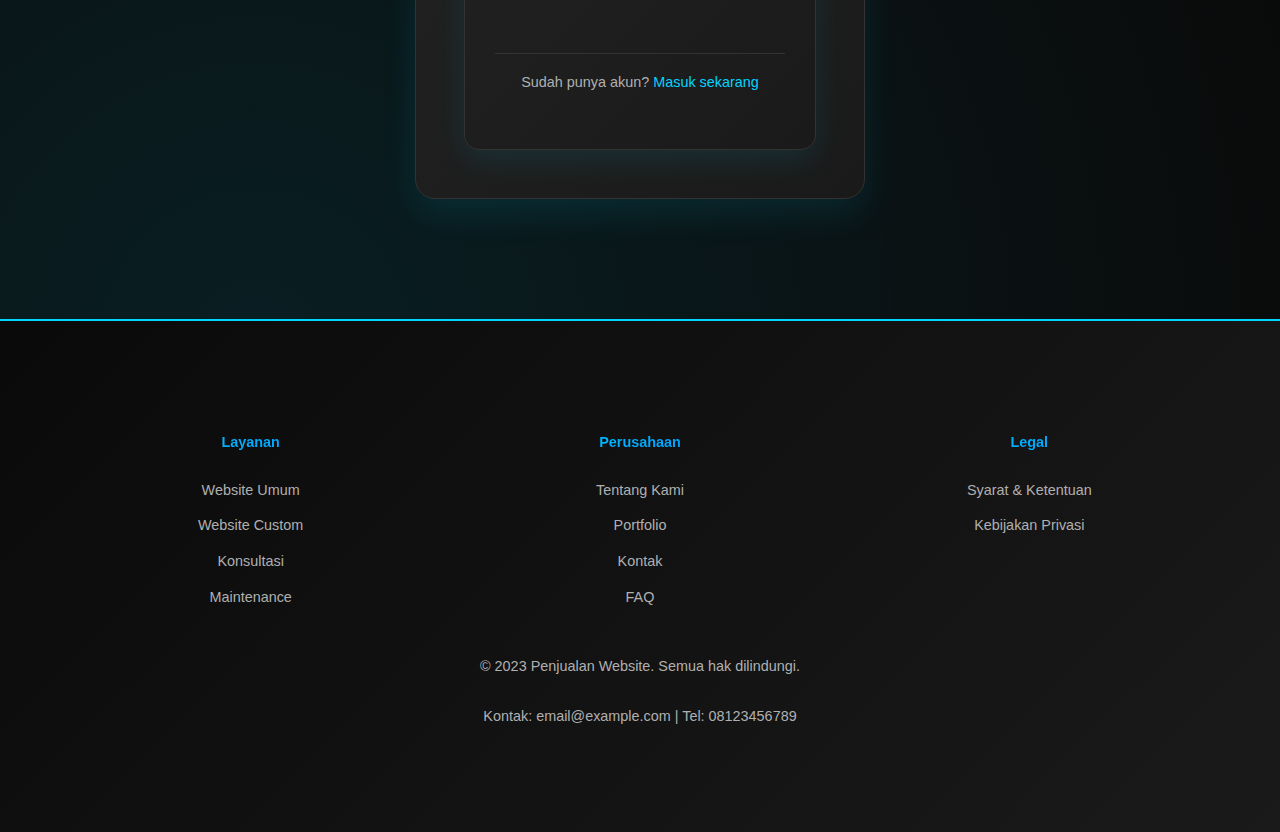
<file: .github/workflows/signup.html>
<!DOCTYPE html>
<html lang="id">
<head>
    <meta charset="UTF-8">
    <meta name="viewport" content="width=device-width, initial-scale=1.0">
    <title>Daftar - Penjualan Website</title>
    <link rel="stylesheet" href="style.css">
</head>
<body>
    <header>
        <nav class="navbar">
            <div class="nav-brand">
                <h1>Penjualan Website</h1>
            </div>
            <ul class="nav-menu">
                <li><a href="index.html">Home</a></li>
                <li><a href="services.html">Layanan</a></li>
                <li><a href="portfolio.html">Portfolio</a></li>
                <li><a href="pricing.html">Harga</a></li>
                <li><a href="about.html">Tentang Kami</a></li>
                <li><a href="contact.html">Kontak</a></li>
            </ul>
        </nav>
    </header>

    <main class="content">
        <div class="auth-container">
            <div class="auth-card">
                <div class="auth-header">
                    <h1>Daftar Akun</h1>
                    <p>Buat akun baru untuk memulai project website Anda</p>
                </div>

                <form id="signup-form" class="auth-form">
                    <div class="form-row">
                        <div class="form-group">
                            <label for="first-name">Nama Depan</label>
                            <input type="text" id="first-name" name="firstName" required placeholder="Nama depan">
                        </div>
                        <div class="form-group">
                            <label for="last-name">Nama Belakang</label>
                            <input type="text" id="last-name" name="lastName" required placeholder="Nama belakang">
                        </div>
                    </div>

                    <div class="form-group">
                        <label for="signup-email">Email</label>
                        <input type="email" id="signup-email" name="email" required placeholder="Masukkan email Anda">
                    </div>

                    <div class="form-group">
                        <label for="signup-phone">Nomor Telepon</label>
                        <input type="tel" id="signup-phone" name="phone" required placeholder="Contoh: 08123456789">
                    </div>

                    <div class="form-group">
                        <label for="company-name">Nama Perusahaan/Organisasi</label>
                        <input type="text" id="company-name" name="company" placeholder="Opsional">
                    </div>

                    <div class="form-group">
                        <label for="signup-password">Password</label>
                        <input type="password" id="signup-password" name="password" required placeholder="Minimal 8 karakter">
                    </div>

                    <div class="form-group">
                        <label for="confirm-password">Konfirmasi Password</label>
                        <input type="password" id="confirm-password" name="confirmPassword" required placeholder="Ulangi password">
                    </div>

                    <div class="form-options">
                        <label class="checkbox-label">
                            <input type="checkbox" name="terms" required>
                            Saya menyetujui <a href="terms.html">Syarat & Ketentuan</a> dan <a href="privacy.html">Kebijakan Privasi</a>
                        </label>
                    </div>

                    <div class="form-options">
                        <label class="checkbox-label">
                            <input type="checkbox" name="newsletter">
                            Saya ingin menerima update dan promo melalui email
                        </label>
                    </div>

                    <button type="submit" class="btn btn-primary">Daftar Sekarang</button>

                    <div class="auth-divider">
                        <span>atau</span>
                    </div>

                    <button type="button" class="btn btn-google">
                        <span class="google-icon">G</span>
                        Daftar dengan Google
                    </button>

                    <div class="auth-footer">
                        <p>Sudah punya akun? <a href="login.html">Masuk sekarang</a></p>
                    </div>
                </form>
            </div>
        </div>
    </main>

    <footer>
        <div class="content">
            <div class="footer-links">
                <div class="footer-section">
                    <h4>Layanan</h4>
                    <ul>
                        <li><a href="index.html">Website Umum</a></li>
                        <li><a href="index.html">Website Custom</a></li>
                        <li><a href="services.html">Konsultasi</a></li>
                        <li><a href="services.html">Maintenance</a></li>
                    </ul>
                </div>
                <div class="footer-section">
                    <h4>Perusahaan</h4>
                    <ul>
                        <li><a href="about.html">Tentang Kami</a></li>
                        <li><a href="portfolio.html">Portfolio</a></li>
                        <li><a href="contact.html">Kontak</a></li>
                        <li><a href="faq.html">FAQ</a></li>
                    </ul>
                </div>
                <div class="footer-section">
                    <h4>Legal</h4>
                    <ul>
                        <li><a href="terms.html">Syarat & Ketentuan</a></li>
                        <li><a href="privacy.html">Kebijakan Privasi</a></li>
                    </ul>
                </div>
            </div>
            <p>&copy; 2023 Penjualan Website. Semua hak dilindungi.</p>
            <p>Kontak: email@example.com | Tel: 08123456789</p>
        </div>
    </footer>

    <script src="script.js"></script>
    <script>
        // Signup form handler
        document.getElementById('signup-form').addEventListener('submit', function(event) {
            event.preventDefault();

            const firstName = document.getElementById('first-name').value;
            const lastName = document.getElementById('last-name').value;
            const email = document.getElementById('signup-email').value;
            const phone = document.getElementById('signup-phone').value;
            const password = document.getElementById('signup-password').value;
            const confirmPassword = document.getElementById('confirm-password').value;
            const termsAccepted = document.querySelector('input[name="terms"]').checked;

            // Validation
            if (!firstName || !lastName || !email || !phone || !password || !confirmPassword) {
                alert('Mohon lengkapi semua field yang wajib diisi');
                return;
            }

            if (!isValidEmail(email)) {
                alert('Format email tidak valid');
                return;
            }

            if (!isValidPhone(phone)) {
                alert('Format nomor telepon tidak valid');
                return;
            }

            if (password.length < 8) {
                alert('Password minimal 8 karakter');
                return;
            }

            if (password !== confirmPassword) {
                alert('Konfirmasi password tidak cocok');
                return;
            }

            if (!termsAccepted) {
                alert('Mohon setujui syarat dan ketentuan terlebih dahulu');
                return;
            }

            // Simulate signup process
            alert(`Pendaftaran berhasil!\nNama: ${firstName} ${lastName}\nEmail: ${email}\nPhone: ${phone}\n\nAkun Anda telah dibuat. Silakan login untuk melanjutkan.`);

            // Reset form
            this.reset();
        });

        function isValidEmail(email) {
            const emailRegex = /^[^\s@]+@[^\s@]+\.[^\s@]+$/;
            return emailRegex.test(email);
        }

        function isValidPhone(phone) {
            const phoneRegex = /^08[0-9]{8,11}$/;
            return phoneRegex.test(phone);
        }
    </script>
</body>
</html>
</file>
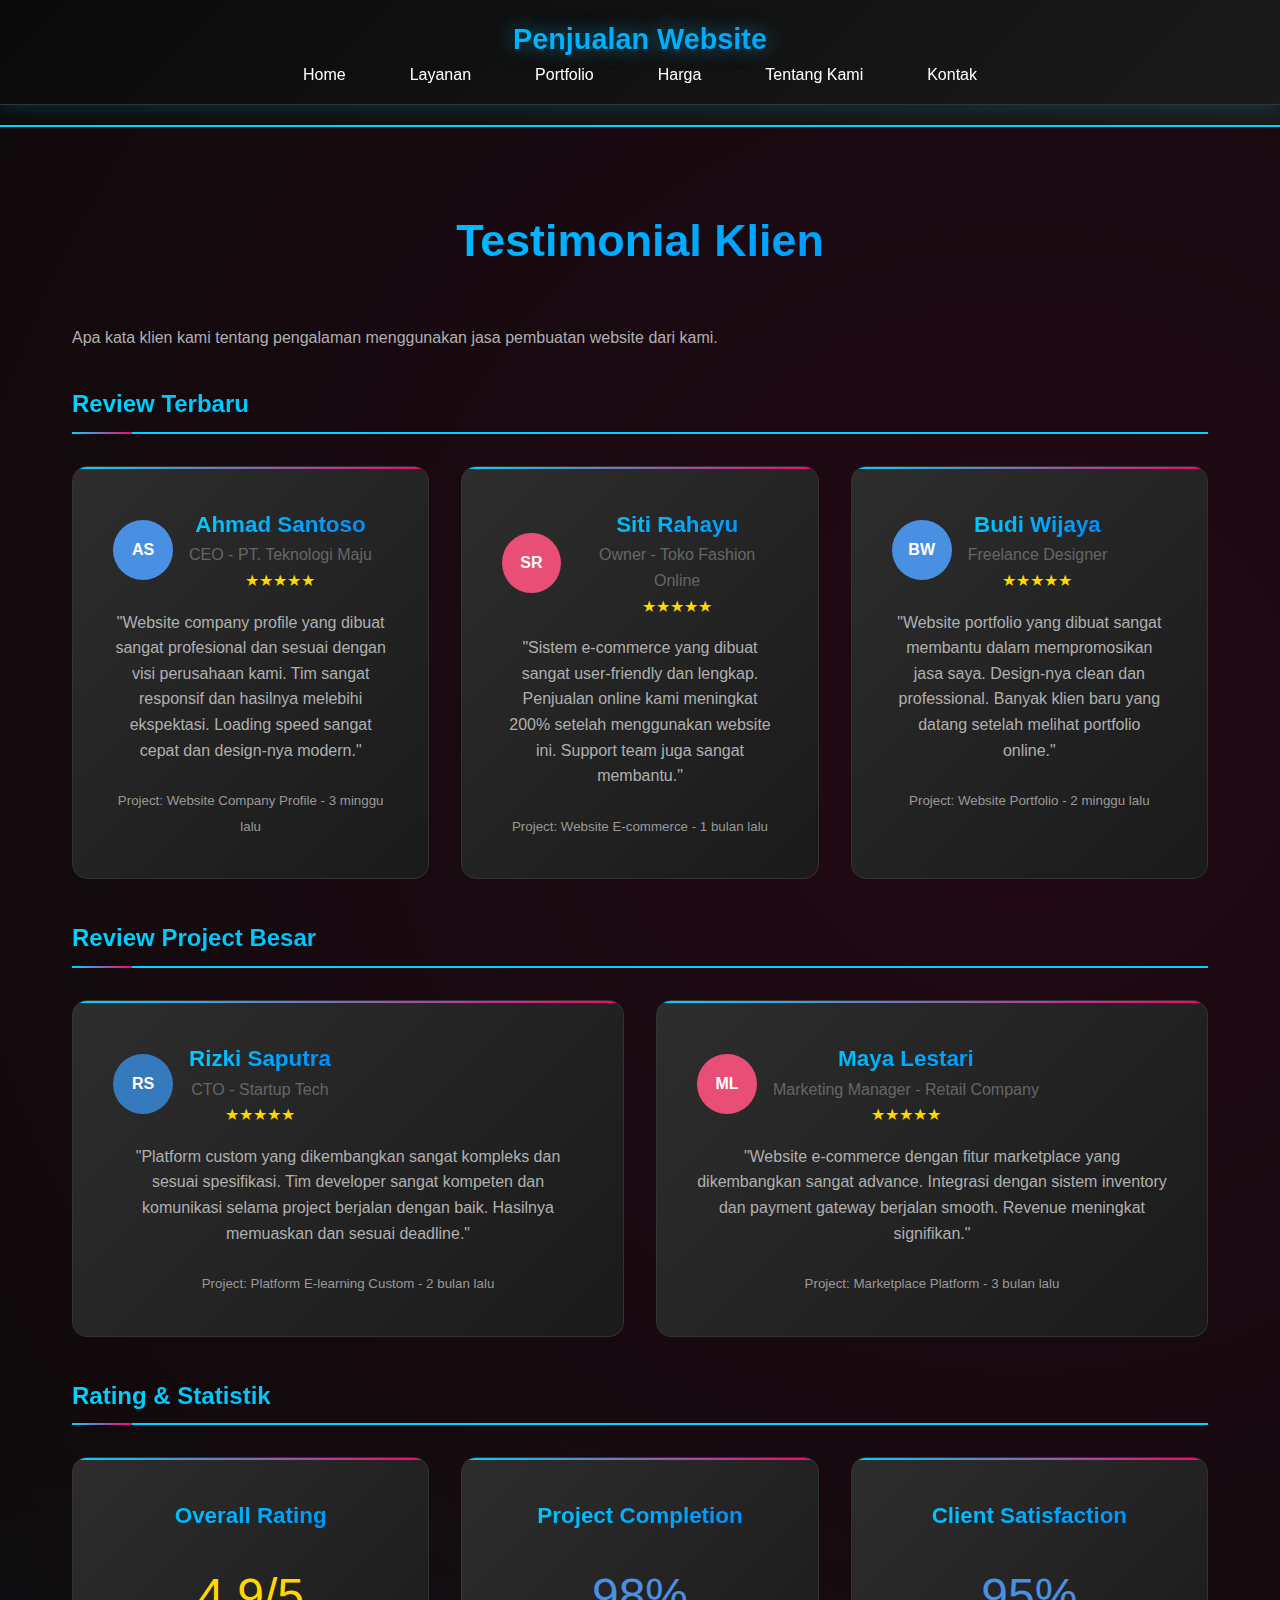
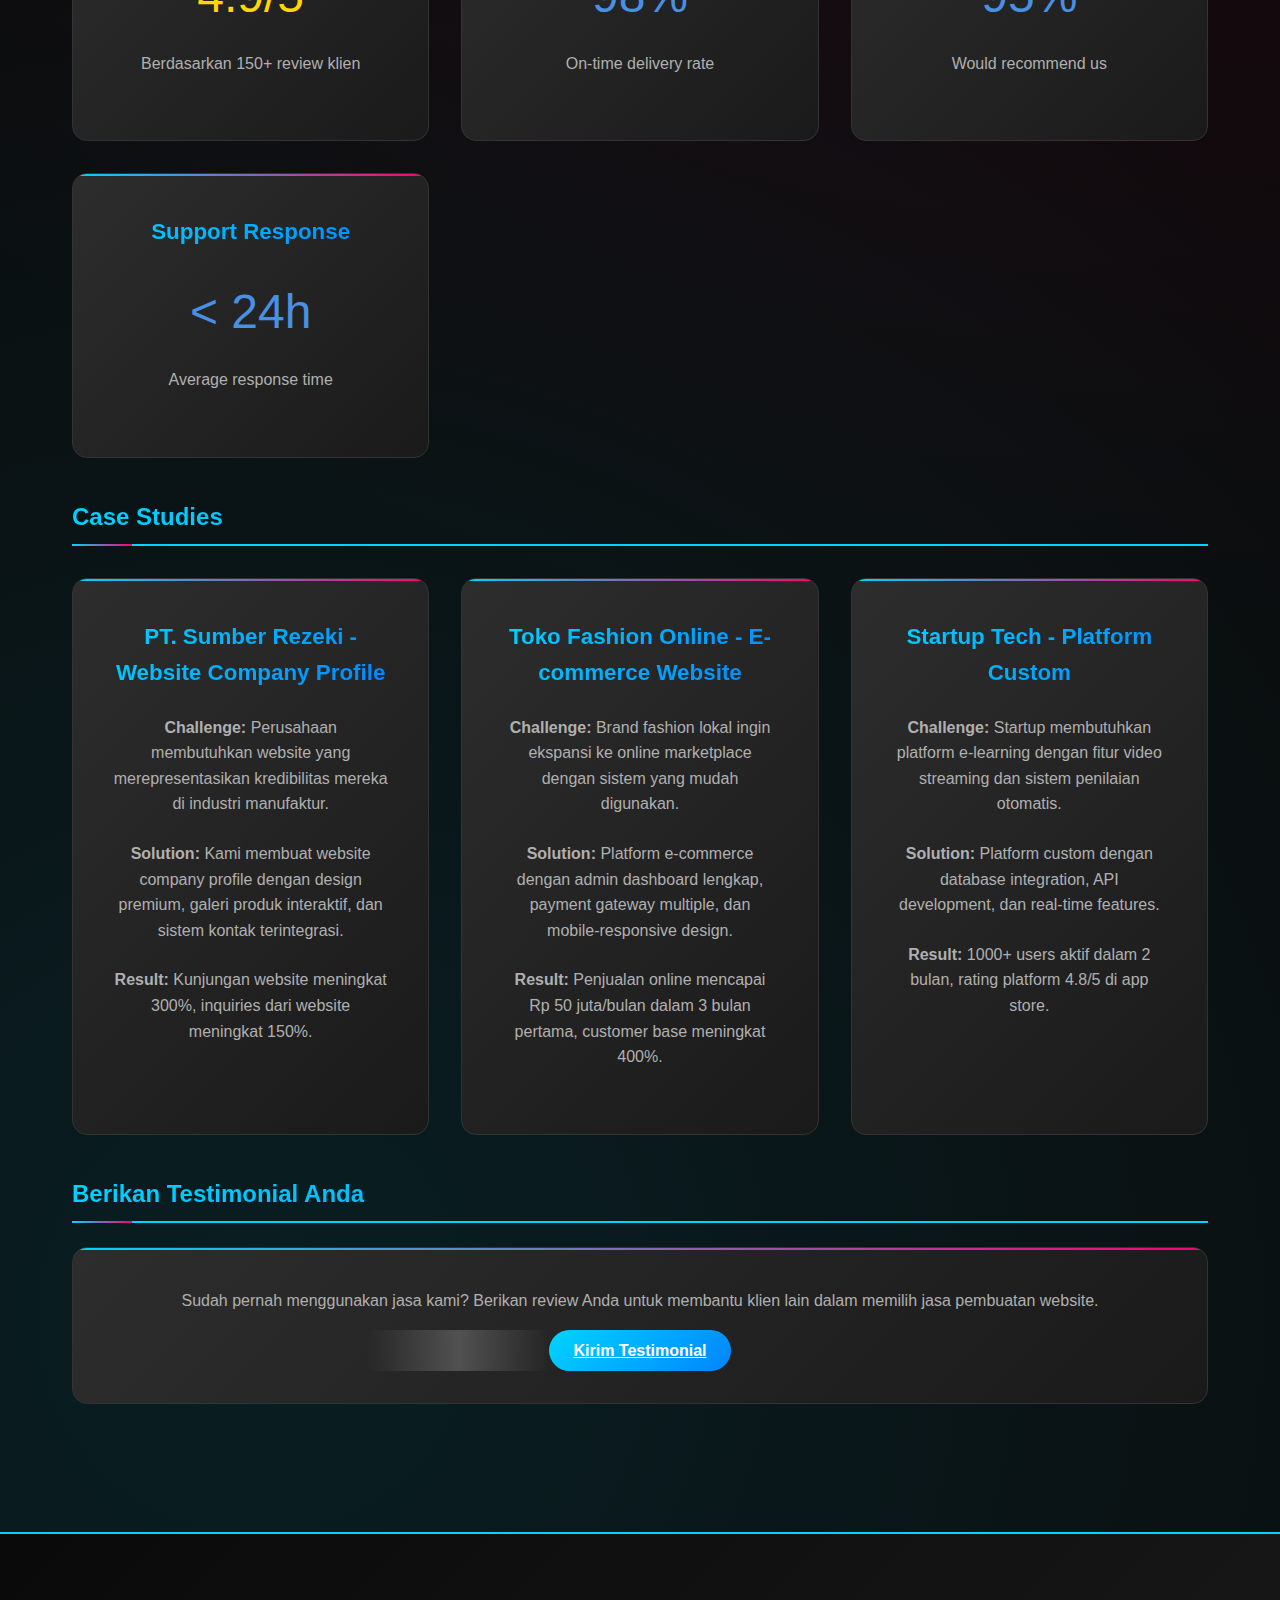
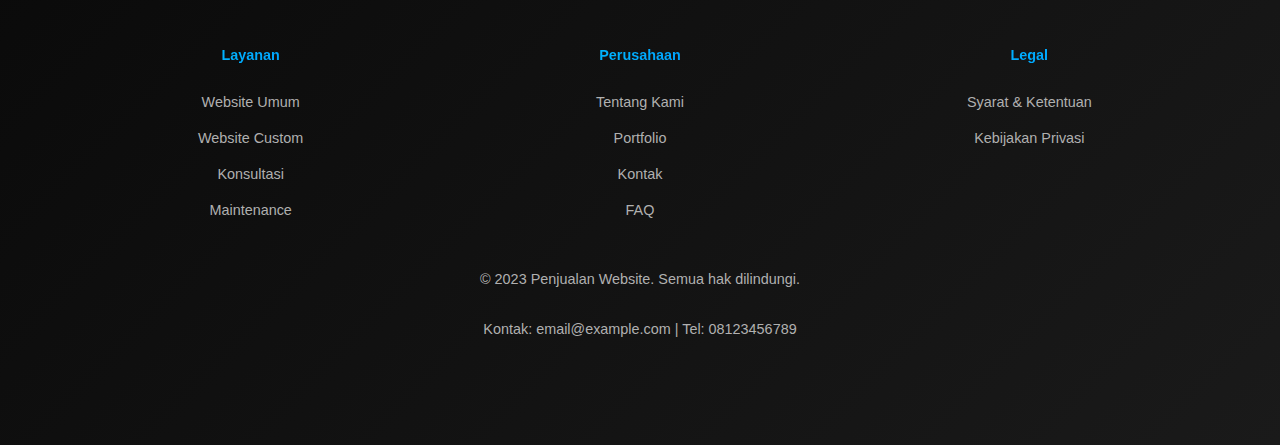
<file: .github/workflows/testimonials.html>
<!DOCTYPE html>
<html lang="id">
<head>
    <meta charset="UTF-8">
    <meta name="viewport" content="width=device-width, initial-scale=1.0">
    <title>Testimonial - Penjualan Website</title>
    <link rel="stylesheet" href="style.css">
</head>
<body>
    <header>
        <nav class="navbar">
            <div class="nav-brand">
                <h1>Penjualan Website</h1>
            </div>
            <ul class="nav-menu">
                <li><a href="index.html">Home</a></li>
                <li><a href="services.html">Layanan</a></li>
                <li><a href="portfolio.html">Portfolio</a></li>
                <li><a href="pricing.html">Harga</a></li>
                <li><a href="about.html">Tentang Kami</a></li>
                <li><a href="contact.html">Kontak</a></li>
            </ul>
        </nav>
    </header>

    <main class="content">
        <h1>Testimonial Klien</h1>
        <p>Apa kata klien kami tentang pengalaman menggunakan jasa pembuatan website dari kami.</p>

        <section>
            <h2>Review Terbaru</h2>
            <div class="features">
                <div class="feature-card">
                    <div style="display: flex; align-items: center; margin-bottom: 1rem;">
                        <div style="width: 60px; height: 60px; border-radius: 50%; background: #4a90e2; display: flex; align-items: center; justify-content: center; color: white; font-weight: bold; margin-right: 1rem;">AS</div>
                        <div>
                            <h3 style="margin: 0;">Ahmad Santoso</h3>
                            <p style="margin: 0; color: #666;">CEO - PT. Teknologi Maju</p>
                            <div style="color: #ffd700;">★★★★★</div>
                        </div>
                    </div>
                    <p>"Website company profile yang dibuat sangat profesional dan sesuai dengan visi perusahaan kami. Tim sangat responsif dan hasilnya melebihi ekspektasi. Loading speed sangat cepat dan design-nya modern."</p>
                    <small style="color: #999;">Project: Website Company Profile - 3 minggu lalu</small>
                </div>

                <div class="feature-card">
                    <div style="display: flex; align-items: center; margin-bottom: 1rem;">
                        <div style="width: 60px; height: 60px; border-radius: 50%; background: #e94e77; display: flex; align-items: center; justify-content: center; color: white; font-weight: bold; margin-right: 1rem;">SR</div>
                        <div>
                            <h3 style="margin: 0;">Siti Rahayu</h3>
                            <p style="margin: 0; color: #666;">Owner - Toko Fashion Online</p>
                            <div style="color: #ffd700;">★★★★★</div>
                        </div>
                    </div>
                    <p>"Sistem e-commerce yang dibuat sangat user-friendly dan lengkap. Penjualan online kami meningkat 200% setelah menggunakan website ini. Support team juga sangat membantu."</p>
                    <small style="color: #999;">Project: Website E-commerce - 1 bulan lalu</small>
                </div>

                <div class="feature-card">
                    <div style="display: flex; align-items: center; margin-bottom: 1rem;">
                        <div style="width: 60px; height: 60px; border-radius: 50%; background: #4a90e2; display: flex; align-items: center; justify-content: center; color: white; font-weight: bold; margin-right: 1rem;">BW</div>
                        <div>
                            <h3 style="margin: 0;">Budi Wijaya</h3>
                            <p style="margin: 0; color: #666;">Freelance Designer</p>
                            <div style="color: #ffd700;">★★★★★</div>
                        </div>
                    </div>
                    <p>"Website portfolio yang dibuat sangat membantu dalam mempromosikan jasa saya. Design-nya clean dan professional. Banyak klien baru yang datang setelah melihat portfolio online."</p>
                    <small style="color: #999;">Project: Website Portfolio - 2 minggu lalu</small>
                </div>
            </div>
        </section>

        <section>
            <h2>Review Project Besar</h2>
            <div class="features">
                <div class="feature-card">
                    <div style="display: flex; align-items: center; margin-bottom: 1rem;">
                        <div style="width: 60px; height: 60px; border-radius: 50%; background: #357ABD; display: flex; align-items: center; justify-content: center; color: white; font-weight: bold; margin-right: 1rem;">RS</div>
                        <div>
                            <h3 style="margin: 0;">Rizki Saputra</h3>
                            <p style="margin: 0; color: #666;">CTO - Startup Tech</p>
                            <div style="color: #ffd700;">★★★★★</div>
                        </div>
                    </div>
                    <p>"Platform custom yang dikembangkan sangat kompleks dan sesuai spesifikasi. Tim developer sangat kompeten dan komunikasi selama project berjalan dengan baik. Hasilnya memuaskan dan sesuai deadline."</p>
                    <small style="color: #999;">Project: Platform E-learning Custom - 2 bulan lalu</small>
                </div>

                <div class="feature-card">
                    <div style="display: flex; align-items: center; margin-bottom: 1rem;">
                        <div style="width: 60px; height: 60px; border-radius: 50%; background: #e94e77; display: flex; align-items: center; justify-content: center; color: white; font-weight: bold; margin-right: 1rem;">ML</div>
                        <div>
                            <h3 style="margin: 0;">Maya Lestari</h3>
                            <p style="margin: 0; color: #666;">Marketing Manager - Retail Company</p>
                            <div style="color: #ffd700;">★★★★★</div>
                        </div>
                    </div>
                    <p>"Website e-commerce dengan fitur marketplace yang dikembangkan sangat advance. Integrasi dengan sistem inventory dan payment gateway berjalan smooth. Revenue meningkat signifikan."</p>
                    <small style="color: #999;">Project: Marketplace Platform - 3 bulan lalu</small>
                </div>
            </div>
        </section>

        <section>
            <h2>Rating & Statistik</h2>
            <div class="features">
                <div class="feature-card">
                    <h3>Overall Rating</h3>
                    <div style="font-size: 3rem; color: #ffd700; text-align: center; margin: 1rem 0;">4.9/5</div>
                    <p>Berdasarkan 150+ review klien</p>
                </div>
                <div class="feature-card">
                    <h3>Project Completion</h3>
                    <div style="font-size: 3rem; color: #4a90e2; text-align: center; margin: 1rem 0;">98%</div>
                    <p>On-time delivery rate</p>
                </div>
                <div class="feature-card">
                    <h3>Client Satisfaction</h3>
                    <div style="font-size: 3rem; color: #4a90e2; text-align: center; margin: 1rem 0;">95%</div>
                    <p>Would recommend us</p>
                </div>
                <div class="feature-card">
                    <h3>Support Response</h3>
                    <div style="font-size: 3rem; color: #4a90e2; text-align: center; margin: 1rem 0;">< 24h</div>
                    <p>Average response time</p>
                </div>
            </div>
        </section>

        <section>
            <h2>Case Studies</h2>
            <div class="features">
                <div class="feature-card">
                    <h3>PT. Sumber Rezeki - Website Company Profile</h3>
                    <p><strong>Challenge:</strong> Perusahaan membutuhkan website yang merepresentasikan kredibilitas mereka di industri manufaktur.</p>
                    <p><strong>Solution:</strong> Kami membuat website company profile dengan design premium, galeri produk interaktif, dan sistem kontak terintegrasi.</p>
                    <p><strong>Result:</strong> Kunjungan website meningkat 300%, inquiries dari website meningkat 150%.</p>
                </div>

                <div class="feature-card">
                    <h3>Toko Fashion Online - E-commerce Website</h3>
                    <p><strong>Challenge:</strong> Brand fashion lokal ingin ekspansi ke online marketplace dengan sistem yang mudah digunakan.</p>
                    <p><strong>Solution:</strong> Platform e-commerce dengan admin dashboard lengkap, payment gateway multiple, dan mobile-responsive design.</p>
                    <p><strong>Result:</strong> Penjualan online mencapai Rp 50 juta/bulan dalam 3 bulan pertama, customer base meningkat 400%.</p>
                </div>

                <div class="feature-card">
                    <h3>Startup Tech - Platform Custom</h3>
                    <p><strong>Challenge:</strong> Startup membutuhkan platform e-learning dengan fitur video streaming dan sistem penilaian otomatis.</p>
                    <p><strong>Solution:</strong> Platform custom dengan database integration, API development, dan real-time features.</p>
                    <p><strong>Result:</strong> 1000+ users aktif dalam 2 bulan, rating platform 4.8/5 di app store.</p>
                </div>
            </div>
        </section>

        <section>
            <h2>Berikan Testimonial Anda</h2>
            <div class="feature-card">
                <p>Sudah pernah menggunakan jasa kami? Berikan review Anda untuk membantu klien lain dalam memilih jasa pembuatan website.</p>
                <a href="contact.html" class="btn">Kirim Testimonial</a>
            </div>
        </section>
    </main>

    <footer>
        <div class="content">
            <div class="footer-links">
                <div class="footer-section">
                    <h4>Layanan</h4>
                    <ul>
                        <li><a href="index.html">Website Umum</a></li>
                        <li><a href="index.html">Website Custom</a></li>
                        <li><a href="services.html">Konsultasi</a></li>
                        <li><a href="services.html">Maintenance</a></li>
                    </ul>
                </div>
                <div class="footer-section">
                    <h4>Perusahaan</h4>
                    <ul>
                        <li><a href="about.html">Tentang Kami</a></li>
                        <li><a href="portfolio.html">Portfolio</a></li>
                        <li><a href="contact.html">Kontak</a></li>
                        <li><a href="faq.html">FAQ</a></li>
                    </ul>
                </div>
                <div class="footer-section">
                    <h4>Legal</h4>
                    <ul>
                        <li><a href="terms.html">Syarat & Ketentuan</a></li>
                        <li><a href="privacy.html">Kebijakan Privasi</a></li>
                    </ul>
                </div>
            </div>
            <p>&copy; 2023 Penjualan Website. Semua hak dilindungi.</p>
            <p>Kontak: email@example.com | Tel: 08123456789</p>
        </div>
    </footer>

    <script src="script.js"></script>
</body>
</html>
</file>
<file: .github/workflows/style.css>
/* Reset some default styles */
* {
    margin: 0;
    padding: 0;
    box-sizing: border-box;
}

body {
    font-family: 'Segoe UI', Tahoma, Geneva, Verdana, sans-serif;
    background: #0a0a0a;
    color: #ffffff;
    line-height: 1.6;
    margin: 0;
    padding: 0;
    background-image:
        radial-gradient(circle at 20% 80%, rgba(0, 212, 255, 0.1) 0%, transparent 50%),
        radial-gradient(circle at 80% 20%, rgba(255, 0, 110, 0.1) 0%, transparent 50%);
}

header {
    text-align: center;
    padding-bottom: 20px;
    border-bottom: 2px solid #00d4ff;
    margin-bottom: 30px;
    background: linear-gradient(135deg, #0a0a0a 0%, #1a1a1a 100%);
}

header h1 {
    font-size: 2.8rem;
    background: linear-gradient(135deg, #00d4ff 0%, #0084ff 100%);
    -webkit-background-clip: text;
    -webkit-text-fill-color: transparent;
    background-clip: text;
    margin-bottom: 10px;
    text-shadow: 0 0 20px rgba(0, 212, 255, 0.5);
}

header p {
    font-size: 1.2rem;
    color: #b0b0b0;
}

section {
    margin-bottom: 40px;
}

h2 {
    background: linear-gradient(135deg, #00d4ff 0%, #0084ff 100%);
    -webkit-background-clip: text;
    -webkit-text-fill-color: transparent;
    background-clip: text;
    margin-bottom: 20px;
    border-bottom: 2px solid #00d4ff;
    padding-bottom: 5px;
    position: relative;
}

h2::after {
    content: '';
    position: absolute;
    bottom: -2px;
    left: 0;
    width: 60px;
    height: 2px;
    background: linear-gradient(90deg, #00d4ff, #ff006e);
}

.container {
    display: flex;
    flex-wrap: wrap;
    gap: 20px;
    justify-content: center;
}

.card {
    background: linear-gradient(135deg, #2d2d2d 0%, #1a1a1a 100%);
    border: 1px solid #333333;
    border-radius: 15px;
    padding: 25px;
    width: 280px;
    text-align: center;
    transition: all 0.3s ease;
    position: relative;
    overflow: hidden;
}

.card::before {
    content: '';
    position: absolute;
    top: 0;
    left: 0;
    right: 0;
    height: 2px;
    background: linear-gradient(90deg, #00d4ff, #ff006e);
}

.card:hover {
    transform: translateY(-10px);
    box-shadow: 0 20px 40px rgba(0, 212, 255, 0.2);
    border-color: #00d4ff;
}

.card h3 {
    margin-bottom: 15px;
    color: #ffffff;
    font-size: 1.3rem;
}

.card p {
    margin-bottom: 15px;
    color: #b0b0b0;
    line-height: 1.6;
}

.price {
    font-weight: bold;
    font-size: 1.3rem;
    background: linear-gradient(135deg, #ff006e 0%, #8338ec 100%);
    -webkit-background-clip: text;
    -webkit-text-fill-color: transparent;
    background-clip: text;
    margin-bottom: 20px;
}

.btn {
    background: linear-gradient(135deg, #00d4ff 0%, #0084ff 100%);
    color: white;
    border: none;
    padding: 12px 24px;
    border-radius: 25px;
    cursor: pointer;
    font-size: 1rem;
    font-weight: 600;
    transition: all 0.3s ease;
    position: relative;
    overflow: hidden;
}

.btn::before {
    content: '';
    position: absolute;
    top: 0;
    left: -100%;
    width: 100%;
    height: 100%;
    background: linear-gradient(90deg, transparent, rgba(255,255,255,0.2), transparent);
    transition: left 0.5s;
}

.btn:hover::before {
    left: 100%;
}

.btn:hover {
    background: linear-gradient(135deg, #0084ff 0%, #00d4ff 100%);
    transform: translateY(-2px);
    box-shadow: 0 10px 20px rgba(0, 212, 255, 0.4);
}

form {
    max-width: 500px;
    margin: 0 auto;
    background: linear-gradient(135deg, #2d2d2d 0%, #1a1a1a 100%);
    padding: 30px;
    border-radius: 15px;
    border: 1px solid #333333;
    box-shadow: 0 10px 30px rgba(0, 212, 255, 0.1);
}

form label {
    display: block;
    margin-bottom: 8px;
    font-weight: 600;
    color: #ffffff;
}

form input[type="text"],
form input[type="email"],
form input[type="number"],
form select,
form textarea {
    width: 100%;
    padding: 12px;
    margin-bottom: 18px;
    border: 2px solid #333333;
    border-radius: 8px;
    font-size: 1rem;
    transition: all 0.3s ease;
    background: #1a1a1a;
    color: #ffffff;
}

form input[type="text"]:focus,
form input[type="email"]:focus,
form input[type="number"]:focus,
form select:focus,
form textarea:focus {
    border-color: #00d4ff;
    outline: none;
    box-shadow: 0 0 15px rgba(0, 212, 255, 0.3);
}

form textarea {
    resize: vertical;
    min-height: 100px;
}

footer {
    text-align: center;
    padding: 30px 0;
    border-top: 2px solid #00d4ff;
    color: #b0b0b0;
    font-size: 0.9rem;
    margin-top: 40px;
    background: linear-gradient(135deg, #0a0a0a 0%, #1a1a1a 100%);
}

/* Navigation Styles */
.navbar {
    background: linear-gradient(135deg, #0a0a0a 0%, #1a1a1a 100%);
    padding: 1rem 0;
    box-shadow: 0 2px 20px rgba(0, 212, 255, 0.2);
    position: sticky;
    top: 0;
    z-index: 1000;
    border-bottom: 1px solid #333333;
}

.navbar .nav-brand h1 {
    background: linear-gradient(135deg, #00d4ff 0%, #0084ff 100%);
    -webkit-background-clip: text;
    -webkit-text-fill-color: transparent;
    background-clip: text;
    font-size: 1.8rem;
    margin: 0;
    padding: 0 2rem;
}

.nav-menu {
    display: flex;
    list-style: none;
    margin: 0;
    padding: 0;
    justify-content: center;
    gap: 2rem;
}

.nav-menu li a {
    color: #ffffff;
    text-decoration: none;
    padding: 0.5rem 1rem;
    border-radius: 20px;
    transition: all 0.3s ease;
    font-weight: 500;
    position: relative;
}

.nav-menu li a:hover,
.nav-menu li a.active {
    background: linear-gradient(135deg, #00d4ff 0%, #0084ff 100%);
    color: #ffffff;
    transform: translateY(-2px);
    box-shadow: 0 5px 15px rgba(0, 212, 255, 0.4);
}

.hero {
    background: linear-gradient(135deg, #0a0a0a 0%, #1a1a1a 100%);
    padding: 4rem 2rem;
    text-align: center;
    border-bottom: 3px solid #00d4ff;
    position: relative;
    overflow: hidden;
}

.hero::before {
    content: '';
    position: absolute;
    top: 0;
    left: 0;
    right: 0;
    bottom: 0;
    background-image:
        radial-gradient(circle at 25% 25%, rgba(0, 212, 255, 0.1) 0%, transparent 50%),
        radial-gradient(circle at 75% 75%, rgba(255, 0, 110, 0.1) 0%, transparent 50%);
    pointer-events: none;
}

.hero h1 {
    font-size: 3.5rem;
    background: linear-gradient(135deg, #00d4ff 0%, #0084ff 100%);
    -webkit-background-clip: text;
    -webkit-text-fill-color: transparent;
    background-clip: text;
    margin-bottom: 1.5rem;
    text-shadow: 0 0 30px rgba(0, 212, 255, 0.5);
    position: relative;
    z-index: 1;
}

.hero p {
    font-size: 1.4rem;
    color: #b0b0b0;
    max-width: 700px;
    margin: 0 auto;
    position: relative;
    z-index: 1;
}

/* Content Sections */
.content {
    max-width: 1200px;
    margin: 0 auto;
    padding: 3rem 2rem;
}

.content h1 {
    background: linear-gradient(135deg, #00d4ff 0%, #0084ff 100%);
    -webkit-background-clip: text;
    -webkit-text-fill-color: transparent;
    background-clip: text;
    text-align: center;
    margin-bottom: 3rem;
    font-size: 2.8rem;
}

.content h2 {
    background: linear-gradient(135deg, #00d4ff 0%, #0084ff 100%);
    -webkit-background-clip: text;
    -webkit-text-fill-color: transparent;
    background-clip: text;
    margin: 2rem 0 1.5rem;
    border-bottom: 2px solid #00d4ff;
    padding-bottom: 0.5rem;
}

.content p {
    margin-bottom: 1.5rem;
    line-height: 1.8;
    color: #b0b0b0;
}

/* Feature Cards */
.features {
    display: grid;
    grid-template-columns: repeat(auto-fit, minmax(320px, 1fr));
    gap: 2rem;
    margin: 2rem 0;
}

.feature-card {
    background: linear-gradient(135deg, #2d2d2d 0%, #1a1a1a 100%);
    padding: 2.5rem;
    border-radius: 15px;
    border: 1px solid #333333;
    text-align: center;
    transition: all 0.3s ease;
    position: relative;
    overflow: hidden;
}

.feature-card::before {
    content: '';
    position: absolute;
    top: 0;
    left: 0;
    right: 0;
    height: 2px;
    background: linear-gradient(90deg, #00d4ff, #ff006e);
}

.feature-card:hover {
    transform: translateY(-8px);
    box-shadow: 0 20px 40px rgba(0, 212, 255, 0.2);
    border-color: #00d4ff;
}

.feature-card h3 {
    background: linear-gradient(135deg, #00d4ff 0%, #0084ff 100%);
    -webkit-background-clip: text;
    -webkit-text-fill-color: transparent;
    background-clip: text;
    margin-bottom: 1.5rem;
    font-size: 1.4rem;
}

.feature-card p {
    color: #b0b0b0;
    line-height: 1.6;
}

/* Portfolio Grid */
.portfolio-grid {
    display: grid;
    grid-template-columns: repeat(auto-fit, minmax(320px, 1fr));
    gap: 2rem;
    margin: 2rem 0;
}

.portfolio-item {
    background: linear-gradient(135deg, #2d2d2d 0%, #1a1a1a 100%);
    border-radius: 15px;
    overflow: hidden;
    border: 1px solid #333333;
    transition: all 0.3s ease;
}

.portfolio-item:hover {
    transform: translateY(-8px);
    box-shadow: 0 20px 40px rgba(0, 212, 255, 0.2);
    border-color: #00d4ff;
}

.portfolio-item img {
    width: 100%;
    height: 220px;
    object-fit: cover;
    transition: transform 0.3s ease;
}

.portfolio-item:hover img {
    transform: scale(1.05);
}

.portfolio-item h3 {
    padding: 1.5rem 1.5rem 0.5rem;
    margin: 0;
    background: linear-gradient(135deg, #00d4ff 0%, #0084ff 100%);
    -webkit-background-clip: text;
    -webkit-text-fill-color: transparent;
    background-clip: text;
}

.portfolio-item p {
    padding: 0 1.5rem 1.5rem;
    color: #b0b0b0;
}

/* Contact Form */
.contact-form {
    max-width: 650px;
    margin: 0 auto;
    background: linear-gradient(135deg, #2d2d2d 0%, #1a1a1a 100%);
    padding: 3rem;
    border-radius: 15px;
    border: 1px solid #333333;
    box-shadow: 0 10px 30px rgba(0, 212, 255, 0.1);
}

.contact-form .form-group {
    margin-bottom: 2rem;
}

.contact-form label {
    display: block;
    margin-bottom: 0.8rem;
    font-weight: 600;
    color: #ffffff;
}

.contact-form input,
.contact-form textarea,
.contact-form select {
    width: 100%;
    padding: 1rem;
    border: 2px solid #333333;
    border-radius: 8px;
    font-size: 1rem;
    transition: all 0.3s ease;
    background: #1a1a1a;
    color: #ffffff;
}

.contact-form input:focus,
.contact-form textarea:focus,
.contact-form select:focus {
    border-color: #00d4ff;
    outline: none;
    box-shadow: 0 0 15px rgba(0, 212, 255, 0.3);
}

/* Footer Links */
.footer-links {
    display: grid;
    grid-template-columns: repeat(auto-fit, minmax(220px, 1fr));
    gap: 2rem;
    margin: 2rem 0;
}

.footer-section h4 {
    background: linear-gradient(135deg, #00d4ff 0%, #0084ff 100%);
    -webkit-background-clip: text;
    -webkit-text-fill-color: transparent;
    background-clip: text;
    margin-bottom: 1.5rem;
}

.footer-section ul {
    list-style: none;
    padding: 0;
}

.footer-section li {
    margin-bottom: 0.8rem;
}

.footer-section a {
    color: #b0b0b0;
    text-decoration: none;
    transition: all 0.3s ease;
}

.footer-section a:hover {
    color: #00d4ff;
    text-shadow: 0 0 10px rgba(0, 212, 255, 0.5);
}

/* Responsive Design */
@media (max-width: 768px) {
    .navbar .nav-brand h1 {
        padding: 0 1rem;
        font-size: 1.5rem;
    }

    .nav-menu {
        flex-direction: column;
        gap: 0.5rem;
        padding: 0 1rem;
    }

    .hero h1 {
        font-size: 2.5rem;
    }

    .hero p {
        font-size: 1.2rem;
    }

    .content {
        padding: 2rem 1rem;
    }

    .features,
    .portfolio-grid {
        grid-template-columns: 1fr;
    }

    .card {
        width: 100%;
        max-width: 320px;
    }

    .contact-form {
        padding: 2rem 1.5rem;
    }
}

/* Additional Tech Effects */
.glow-effect {
    position: relative;
}

.glow-effect::after {
    content: '';
    position: absolute;
    top: -2px;
    left: -2px;
    right: -2px;
    bottom: -2px;
    background: linear-gradient(45deg, #00d4ff, #ff006e, #8338ec, #00d4ff);
    border-radius: inherit;
    z-index: -1;
    opacity: 0;
    transition: opacity 0.3s ease;
}

.glow-effect:hover::after {
    opacity: 0.7;
}

/* Animated Background Elements */
.tech-bg {
    position: fixed;
    top: 0;
    left: 0;
    width: 100%;
    height: 100%;
    pointer-events: none;
    z-index: -1;
    opacity: 0.1;
}

.tech-bg::before,
.tech-bg::after {
    content: '';
    position: absolute;
    width: 200px;
    height: 200px;
    border: 1px solid #00d4ff;
    border-radius: 50%;
    animation: float 6s ease-in-out infinite;
}

.tech-bg::before {
    top: 10%;
    left: 10%;
    animation-delay: 0s;
}

.tech-bg::after {
    bottom: 10%;
    right: 10%;
    animation-delay: 3s;
}

@keyframes float {
    0%, 100% { transform: translateY(0px) rotate(0deg); }
    50% { transform: translateY(-20px) rotate(180deg); }
}

/* Authentication Pages Styles */
.auth-container {
    display: flex;
    justify-content: center;
    align-items: center;
    min-height: 70vh;
    padding: 2rem;
}

.auth-card {
    background: linear-gradient(135deg, #2d2d2d 0%, #1a1a1a 100%);
    padding: 3rem;
    border-radius: 20px;
    box-shadow: 0 15px 35px rgba(0, 212, 255, 0.1);
    border: 1px solid #333333;
    width: 100%;
    max-width: 450px;
}

.auth-header {
    text-align: center;
    margin-bottom: 2rem;
}

.auth-header h1 {
    background: linear-gradient(135deg, #00d4ff 0%, #0084ff 100%);
    -webkit-background-clip: text;
    -webkit-text-fill-color: transparent;
    background-clip: text;
    font-size: 2rem;
    margin-bottom: 0.5rem;
}

.auth-header p {
    color: #b0b0b0;
}

.auth-form {
    display: flex;
    flex-direction: column;
    gap: 1.5rem;
}

.form-row {
    display: grid;
    grid-template-columns: 1fr 1fr;
    gap: 1rem;
}

.form-group {
    display: flex;
    flex-direction: column;
}

.form-group label {
    margin-bottom: 0.5rem;
    font-weight: 600;
    color: #ffffff;
}

.form-group input {
    padding: 0.8rem;
    border: 2px solid #333333;
    border-radius: 8px;
    font-size: 1rem;
    transition: border-color 0.3s ease, box-shadow 0.3s ease;
    background: #1a1a1a;
    color: #ffffff;
}

.form-group input:focus {
    outline: none;
    border-color: #00d4ff;
    box-shadow: 0 0 0 3px rgba(0, 212, 255, 0.1);
}

.form-options {
    display: flex;
    justify-content: space-between;
    align-items: center;
    margin: 1rem 0;
}

.checkbox-label {
    display: flex;
    align-items: center;
    gap: 0.5rem;
    font-size: 0.9rem;
    color: #b0b0b0;
}

.checkbox-label input[type="checkbox"] {
    width: 16px;
    height: 16px;
}

.forgot-password {
    color: #00d4ff;
    text-decoration: none;
    font-size: 0.9rem;
}

.forgot-password:hover {
    text-decoration: underline;
}

.auth-divider {
    text-align: center;
    margin: 1rem 0;
    position: relative;
    color: #666;
}

.auth-divider::before {
    content: '';
    position: absolute;
    top: 50%;
    left: 0;
    right: 0;
    height: 1px;
    background: #333333;
    z-index: 1;
}

.auth-divider span {
    background: #1a1a1a;
    padding: 0 1rem;
    position: relative;
    z-index: 2;
}

.auth-footer {
    text-align: center;
    margin-top: 2rem;
    padding-top: 1rem;
    border-top: 1px solid #333333;
}

.auth-footer p {
    color: #b0b0b0;
    font-size: 0.9rem;
}

.auth-footer a {
    color: #00d4ff;
    text-decoration: none;
}

.auth-footer a:hover {
    text-decoration: underline;
}

.btn-primary {
    background: linear-gradient(135deg, #00d4ff 0%, #0084ff 100%);
    width: 100%;
    padding: 1rem;
    font-size: 1.1rem;
}

.btn-google {
    background: #ffffff;
    color: #333333;
    border: 2px solid #ddd;
    width: 100%;
    padding: 1rem;
    font-size: 1rem;
    margin-top: 1rem;
}

.btn-google:hover {
    background: #f8f9fa;
    border-color: #00d4ff;
}

.google-icon {
    display: inline-block;
    width: 20px;
    height: 20px;
    background: linear-gradient(45deg, #4285f4, #34a853, #fbbc05, #ea4335);
    color: white;
    border-radius: 50%;
    text-align: center;
    line-height: 20px;
    font-weight: bold;
    font-size: 12px;
    margin-right: 10px;
}
</file>
